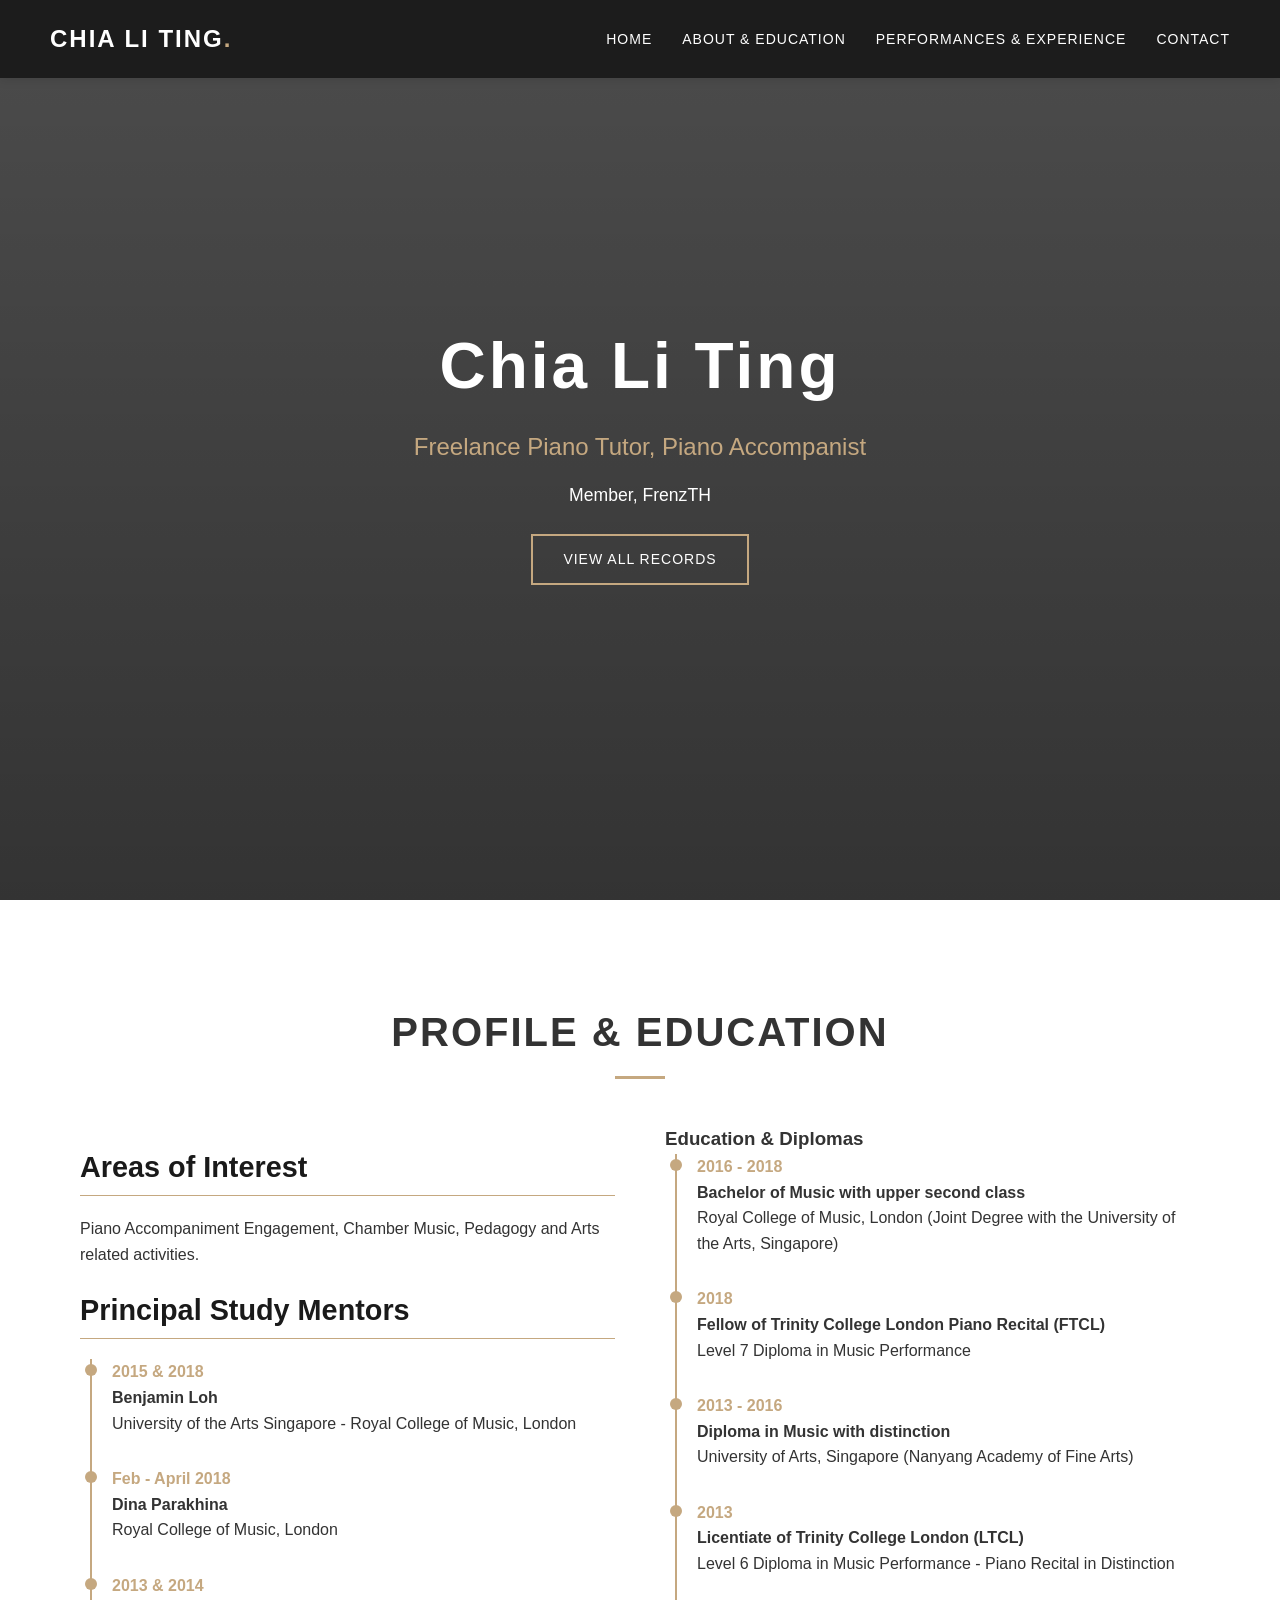
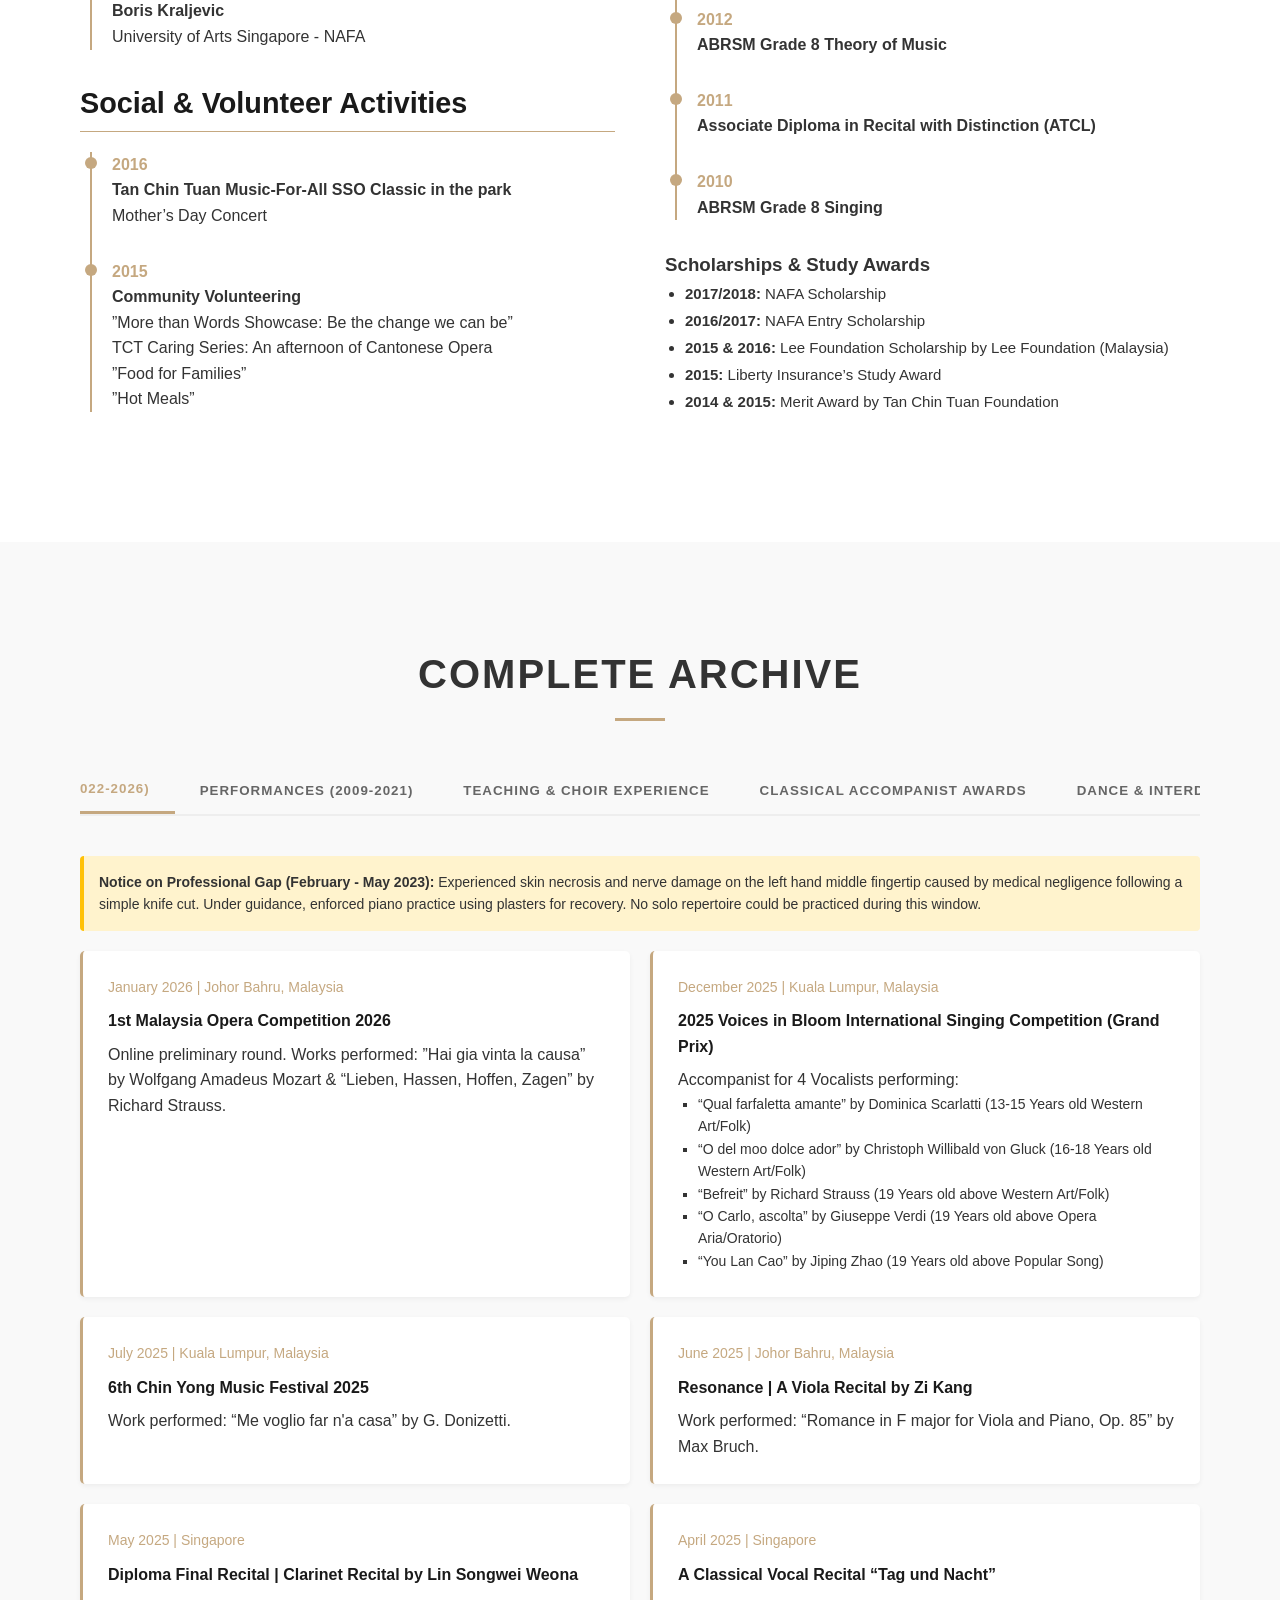
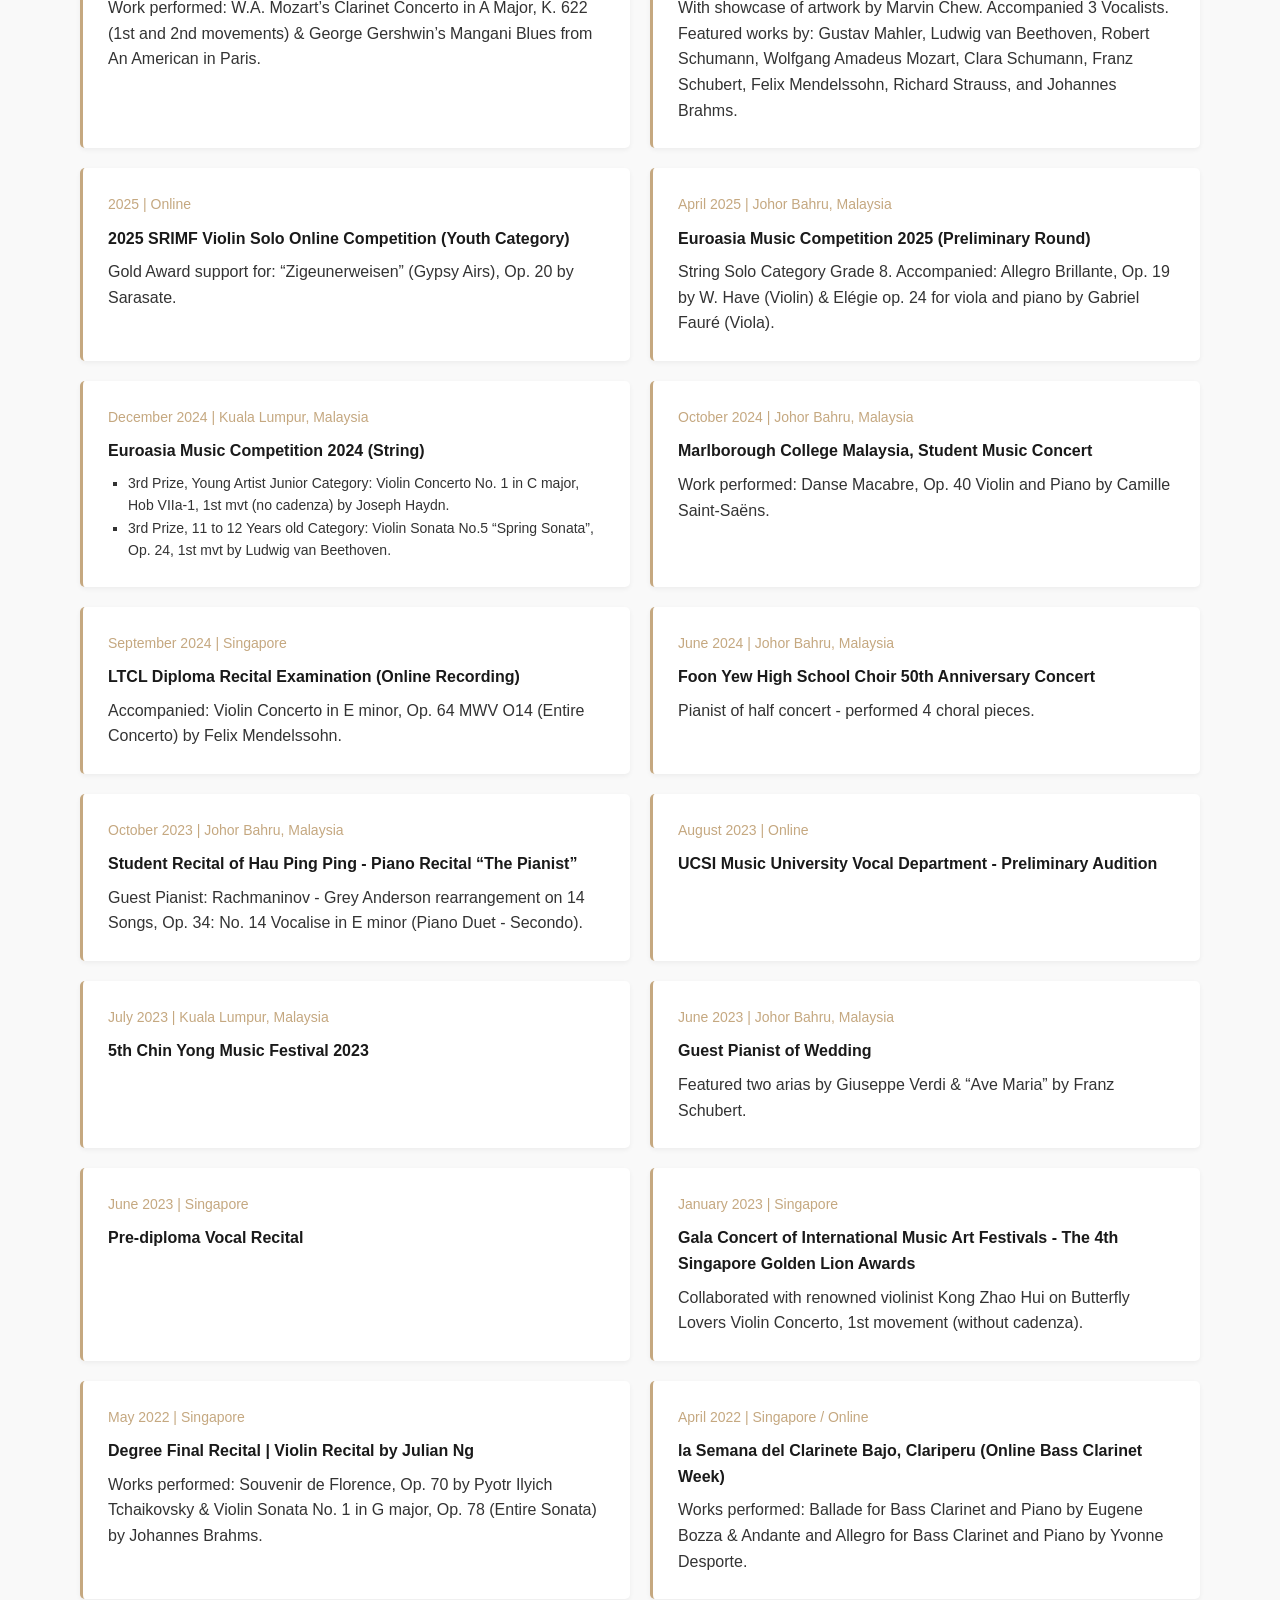
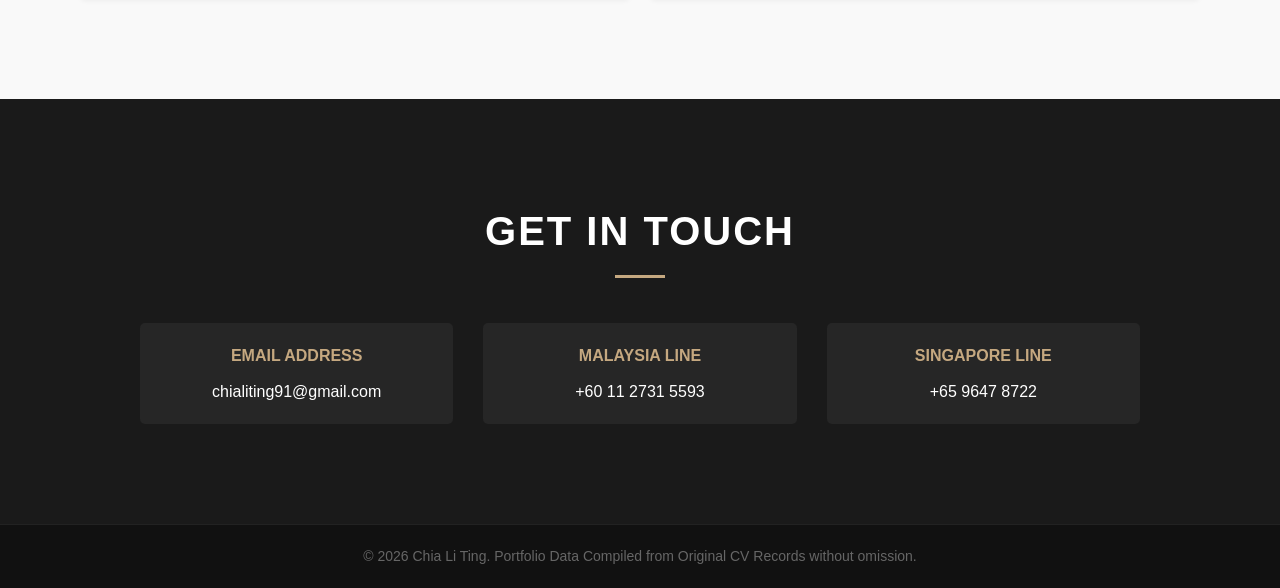
<file: index.html>
<!DOCTYPE html>
<html lang="en">
<head>
    <meta charset="UTF-8">
    <meta name="viewport" content="width=device-width, initial-scale=1.0">
    <title>Chia Li Ting | Freelance Piano Tutor & Piano Accompanist</title>
    <link rel="stylesheet" href="portfolio_lt.css">
</head>
<body>

    <nav>
        <div class="logo">CHIA LI TING<span>.</span></div>
        <ul>
            <li><a href="#hero">Home</a></li>
            <li><a href="#about">About & Education</a></li>
            <li><a href="#portfolio">Performances & Experience</a></li>
            <li><a href="#contact">Contact</a></li>
        </ul>
    </nav>

    <section id="hero" class="hero">
        <div class="hero-content">
            <h1>Chia Li Ting</h1>
            <p>Freelance Piano Tutor, Piano Accompanist</p>
            <p style="font-size: 1.1rem; color: #fff; margin-top: -15px; margin-bottom: 25px;">Member, FrenzTH</p>
            <a href="#portfolio" class="btn">View All Records</a>
        </div>
    </section>

    <section id="about">
        <h2 class="section-title">Profile & Education</h2>
        <div class="about-container">
            <div class="about-text">
                <h3>Areas of Interest</h3>
                <p>Piano Accompaniment Engagement, Chamber Music, Pedagogy and Arts related activities.</p>
                
                <h3>Principal Study Mentors</h3>
                <div class="timeline" style="margin-top: 15px;">
                    <div class="timeline-item">
                        <span class="time">2015 & 2018</span>
                        <h4>Benjamin Loh</h4>
                        <p>University of the Arts Singapore - Royal College of Music, London</p>
                    </div>
                    <div class="timeline-item">
                        <span class="time">Feb - April 2018</span>
                        <h4>Dina Parakhina</h4>
                        <p>Royal College of Music, London</p>
                    </div>
                    <div class="timeline-item">
                        <span class="time">2013 & 2014</span>
                        <h4>Boris Kraljevic</h4>
                        <p>University of Arts Singapore - NAFA</p>
                    </div>
                </div>

                <h3>Social & Volunteer Activities</h3>
                <div class="timeline" style="margin-top: 15px;">
                    <div class="timeline-item">
                        <span class="time">2016</span>
                        <h4>Tan Chin Tuan Music-For-All SSO Classic in the park</h4>
                        <p>Mother’s Day Concert</p>
                    </div>
                    <div class="timeline-item">
                        <span class="time">2015</span>
                        <h4>Community Volunteering</h4>
                        <p>”More than Words Showcase: Be the change we can be”</p>
                        <p>TCT Caring Series: An afternoon of Cantonese Opera</p>
                        <p>”Food for Families”</p>
                        <p>”Hot Meals”</p>
                    </div>
                </div>
            </div>
            
            <div>
                <h3>Education & Diplomas</h3>
                <div class="timeline">
                    <div class="timeline-item">
                        <span class="time">2016 - 2018</span>
                        <h4>Bachelor of Music with upper second class</h4>
                        <p>Royal College of Music, London (Joint Degree with the University of the Arts, Singapore)</p>
                    </div>
                    <div class="timeline-item">
                        <span class="time">2018</span>
                        <h4>Fellow of Trinity College London Piano Recital (FTCL)</h4>
                        <p>Level 7 Diploma in Music Performance</p>
                    </div>
                    <div class="timeline-item">
                        <span class="time">2013 - 2016</span>
                        <h4>Diploma in Music with distinction</h4>
                        <p>University of Arts, Singapore (Nanyang Academy of Fine Arts)</p>
                    </div>
                    <div class="timeline-item">
                        <span class="time">2013</span>
                        <h4>Licentiate of Trinity College London (LTCL)</h4>
                        <p>Level 6 Diploma in Music Performance - Piano Recital in Distinction</p>
                    </div>
                    <div class="timeline-item">
                        <span class="time">2012</span>
                        <h4>ABRSM Grade 8 Theory of Music</h4>
                    </div>
                    <div class="timeline-item">
                        <span class="time">2011</span>
                        <h4>Associate Diploma in Recital with Distinction (ATCL)</h4>
                    </div>
                    <div class="timeline-item">
                        <span class="time">2010</span>
                        <h4>ABRSM Grade 8 Singing</h4>
                    </div>
                </div>

                <h3>Scholarships & Study Awards</h3>
                <ul style="margin-left: 20px; font-size: 15px; line-height: 1.8;">
                    <li><strong>2017/2018:</strong> NAFA Scholarship</li>
                    <li><strong>2016/2017:</strong> NAFA Entry Scholarship</li>
                    <li><strong>2015 & 2016:</strong> Lee Foundation Scholarship by Lee Foundation (Malaysia)</li>
                    <li><strong>2015:</strong> Liberty Insurance’s Study Award</li>
                    <li><strong>2014 & 2015:</strong> Merit Award by Tan Chin Tuan Foundation</li>
                </ul>
            </div>
        </div>
    </section>

    <section id="portfolio" style="background-color: var(--light-bg);">
        <h2 class="section-title">Complete Archive</h2>
        
        <div class="tabs-container">
            <div class="tabs-wrapper">
                <div class="tabs" id="tabBar">
                    <button class="tab-btn active" onclick="openTab(event, 'collabs-26-22')">Performances (2022-2026)</button>
                    <button class="tab-btn" onclick="openTab(event, 'collabs-21-09')">Performances (2009-2021)</button>
                    <button class="tab-btn" onclick="openTab(event, 'teaching-choir')">Teaching & Choir Experience</button>
                    <button class="tab-btn" onclick="openTab(event, 'classical-singing-awards')">Classical Accompanist Awards</button>
                    <button class="tab-btn" onclick="openTab(event, 'dance-pop')">Dance & Interdisciplinary Arts</button>
                </div>
            </div>

            <div id="collabs-26-22" class="tab-content active">
                <div class="alert-card">
                    <strong>Notice on Professional Gap (February - May 2023):</strong> Experienced skin necrosis and nerve damage on the left hand middle fingertip caused by medical negligence following a simple knife cut. Under guidance, enforced piano practice using plasters for recovery. No solo repertoire could be practiced during this window.
                </div>
                <div class="grid-list">
                    <div class="card">
                        <div class="card-meta">January 2026 | Johor Bahru, Malaysia</div>
                        <h4>1st Malaysia Opera Competition 2026</h4>
                        <p>Online preliminary round. Works performed: ”Hai gia vinta la causa” by Wolfgang Amadeus Mozart & “Lieben, Hassen, Hoffen, Zagen” by Richard Strauss.</p>
                    </div>
                    <div class="card">
                        <div class="card-meta">December 2025 | Kuala Lumpur, Malaysia</div>
                        <h4>2025 Voices in Bloom International Singing Competition (Grand Prix)</h4>
                        <p>Accompanist for 4 Vocalists performing:</p>
                        <ul>
                            <li>“Qual farfaletta amante” by Dominica Scarlatti (13-15 Years old Western Art/Folk)</li>
                            <li>“O del moo dolce ador” by Christoph Willibald von Gluck (16-18 Years old Western Art/Folk)</li>
                            <li>“Befreit” by Richard Strauss (19 Years old above Western Art/Folk)</li>
                            <li>“O Carlo, ascolta” by Giuseppe Verdi (19 Years old above Opera Aria/Oratorio)</li>
                            <li>“You Lan Cao” by Jiping Zhao (19 Years old above Popular Song)</li>
                        </ul>
                    </div>
                    <div class="card">
                        <div class="card-meta">July 2025 | Kuala Lumpur, Malaysia</div>
                        <h4>6th Chin Yong Music Festival 2025</h4>
                        <p>Work performed: “Me voglio far n'a casa” by G. Donizetti.</p>
                    </div>
                    <div class="card">
                        <div class="card-meta">June 2025 | Johor Bahru, Malaysia</div>
                        <h4>Resonance | A Viola Recital by Zi Kang</h4>
                        <p>Work performed: “Romance in F major for Viola and Piano, Op. 85” by Max Bruch.</p>
                    </div>
                    <div class="card">
                        <div class="card-meta">May 2025 | Singapore</div>
                        <h4>Diploma Final Recital | Clarinet Recital by Lin Songwei Weona</h4>
                        <p>Work performed: W.A. Mozart’s Clarinet Concerto in A Major, K. 622 (1st and 2nd movements) & George Gershwin’s Mangani Blues from An American in Paris.</p>
                    </div>
                    <div class="card">
                        <div class="card-meta">April 2025 | Singapore</div>
                        <h4>A Classical Vocal Recital “Tag und Nacht”</h4>
                        <p>With showcase of artwork by Marvin Chew. Accompanied 3 Vocalists. Featured works by: Gustav Mahler, Ludwig van Beethoven, Robert Schumann, Wolfgang Amadeus Mozart, Clara Schumann, Franz Schubert, Felix Mendelssohn, Richard Strauss, and Johannes Brahms.</p>
                    </div>
                    <div class="card">
                        <div class="card-meta">2025 | Online</div>
                        <h4>2025 SRIMF Violin Solo Online Competition (Youth Category)</h4>
                        <p>Gold Award support for: “Zigeunerweisen” (Gypsy Airs), Op. 20 by Sarasate.</p>
                    </div>
                    <div class="card">
                        <div class="card-meta">April 2025 | Johor Bahru, Malaysia</div>
                        <h4>Euroasia Music Competition 2025 (Preliminary Round)</h4>
                        <p>String Solo Category Grade 8. Accompanied: Allegro Brillante, Op. 19 by W. Have (Violin) & Elégie op. 24 for viola and piano by Gabriel Fauré (Viola).</p>
                    </div>
                    <div class="card">
                        <div class="card-meta">December 2024 | Kuala Lumpur, Malaysia</div>
                        <h4>Euroasia Music Competition 2024 (String)</h4>
                        <ul>
                            <li>3rd Prize, Young Artist Junior Category: Violin Concerto No. 1 in C major, Hob VIIa-1, 1st mvt (no cadenza) by Joseph Haydn.</li>
                            <li>3rd Prize, 11 to 12 Years old Category: Violin Sonata No.5 “Spring Sonata”, Op. 24, 1st mvt by Ludwig van Beethoven.</li>
                        </ul>
                    </div>
                    <div class="card">
                        <div class="card-meta">October 2024 | Johor Bahru, Malaysia</div>
                        <h4>Marlborough College Malaysia, Student Music Concert</h4>
                        <p>Work performed: Danse Macabre, Op. 40 Violin and Piano by Camille Saint-Saëns.</p>
                    </div>
                    <div class="card">
                        <div class="card-meta">September 2024 | Singapore</div>
                        <h4>LTCL Diploma Recital Examination (Online Recording)</h4>
                        <p>Accompanied: Violin Concerto in E minor, Op. 64 MWV O14 (Entire Concerto) by Felix Mendelssohn.</p>
                    </div>
                    <div class="card">
                        <div class="card-meta">June 2024 | Johor Bahru, Malaysia</div>
                        <h4>Foon Yew High School Choir 50th Anniversary Concert</h4>
                        <p>Pianist of half concert - performed 4 choral pieces.</p>
                    </div>
                    <div class="card">
                        <div class="card-meta">October 2023 | Johor Bahru, Malaysia</div>
                        <h4>Student Recital of Hau Ping Ping - Piano Recital “The Pianist”</h4>
                        <p>Guest Pianist: Rachmaninov - Grey Anderson rearrangement on 14 Songs, Op. 34: No. 14 Vocalise in E minor (Piano Duet - Secondo).</p>
                    </div>
                    <div class="card">
                        <div class="card-meta">August 2023 | Online</div>
                        <h4>UCSI Music University Vocal Department - Preliminary Audition</h4>
                    </div>
                    <div class="card">
                        <div class="card-meta">July 2023 | Kuala Lumpur, Malaysia</div>
                        <h4>5th Chin Yong Music Festival 2023</h4>
                    </div>
                    <div class="card">
                        <div class="card-meta">June 2023 | Johor Bahru, Malaysia</div>
                        <h4>Guest Pianist of Wedding</h4>
                        <p>Featured two arias by Giuseppe Verdi & “Ave Maria” by Franz Schubert.</p>
                    </div>
                    <div class="card">
                        <div class="card-meta">June 2023 | Singapore</div>
                        <h4>Pre-diploma Vocal Recital</h4>
                    </div>
                    <div class="card">
                        <div class="card-meta">January 2023 | Singapore</div>
                        <h4>Gala Concert of International Music Art Festivals - The 4th Singapore Golden Lion Awards</h4>
                        <p>Collaborated with renowned violinist Kong Zhao Hui on Butterfly Lovers Violin Concerto, 1st movement (without cadenza).</p>
                    </div>
                    <div class="card">
                        <div class="card-meta">May 2022 | Singapore</div>
                        <h4>Degree Final Recital | Violin Recital by Julian Ng</h4>
                        <p>Works performed: Souvenir de Florence, Op. 70 by Pyotr Ilyich Tchaikovsky & Violin Sonata No. 1 in G major, Op. 78 (Entire Sonata) by Johannes Brahms.</p>
                    </div>
                    <div class="card">
                        <div class="card-meta">April 2022 | Singapore / Online</div>
                        <h4>la Semana del Clarinete Bajo, Clariperu (Online Bass Clarinet Week)</h4>
                        <p>Works performed: Ballade for Bass Clarinet and Piano by Eugene Bozza & Andante and Allegro for Bass Clarinet and Piano by Yvonne Desporte.</p>
                    </div>
                </div>
            </div>

            <div id="collabs-21-09" class="tab-content">
                <div class="grid-list">
                    <div class="card">
                        <div class="card-meta">2021 | Singapore</div>
                        <h4>A level Music Examination</h4>
                        <p>Works performed: Clarinet Concerto No. 1, Op. 36 by Franz Krommer & Clarinet Sonata, Op. 38 by Felix Draeseke.</p>
                    </div>
                    <div class="card">
                        <div class="card-meta">May 2020 | Singapore</div>
                        <h4>Degree Final Recital | Violin Recital by Nattawat Luantampol</h4>
                        <p>Works performed: Violin Concerto in D major, Op. 35 (Entire Concerto) by Piotr Ilyich Tchaikovsky & Violin Sonata No. 7 in C minor, Op. 30 No. 2 (Entire Sonata) by Ludwig van Beethoven.</p>
                    </div>
                    <div class="card">
                        <div class="card-meta">January 2020 | Singapore</div>
                        <h4>NAFA Chamber Platform</h4>
                        <p>Work performed: Suite from L’Histoire du soldat (A Soldier’s Tale) by Igor Stravinsky.</p>
                    </div>
                    <div class="card">
                        <div class="card-meta">August 2019 | Singapore</div>
                        <h4>New Music Concert | New Horizons</h4>
                        <ul>
                            <li>Harpsichordist: Septet for cembalo, flute, 2 clarinets, violin, viola and cello by Schnittke.</li>
                            <li>Soloist: Ego for solo piano and ensemble by Goi Ywei Chern.</li>
                        </ul>
                    </div>
                    <div class="card">
                        <div class="card-meta">May 2019 | Singapore</div>
                        <h4>Vocal Recital | “The Ascending Larks”</h4>
                        <p>Collaborated with 6 vocalists featuring Italian, French and Czech Arias, Italian Art Songs, Chinese Art Songs, Korean Art Song and English Art Song.</p>
                    </div>
                    <div class="card">
                        <div class="card-meta">May 2019 | Singapore</div>
                        <h4>Violin Examination</h4>
                        <p>Works performed: Rhapsody No. 1 for Violin and Piano by Béla Bartók & Violin Concerto in D minor, Op. 47 (Entire Concerto) by Jean Sibelius.</p>
                    </div>
                    <div class="card">
                        <div class="card-meta">January 2019 | Singapore</div>
                        <h4>NAFA-Kris Foundation Fund Concerto Competition (Final)</h4>
                        <p>Piano Concerto in G major, M. 83 by Maurice Ravel.</p>
                    </div>
                    <div class="card">
                        <div class="card-meta">December 2018 | Singapore</div>
                        <h4>Chamber Recital Series - Contrasts</h4>
                        <p>Works performed:</p>
                        <ul>
                            <li>Trio for Clarinet, Violin and Piano in G minor by Aram Khachaturian</li>
                            <li>Contrasts (Sz. 111, BB 116) by Béla Bartók</li>
                            <li>Suite for Violin, Clarinet and Piano, Op. 156b by Darius Milhaud</li>
                            <li>Hands Held by David John Roche</li>
                            <li>Trio for Clarinet, Violin, and Piano & Shopping Centre in December by Goi Ywei Chern</li>
                        </ul>
                    </div>
                    <div class="card">
                        <div class="card-meta">November 2018 | Singapore</div>
                        <h4>Voce Di Mare Annual Concert</h4>
                        <p>Featured 3 choir songs, including “Yellow River Cantata”, accompanied by 2 pianos, by Sin Sing Hai (Secondo).</p>
                    </div>
                    <div class="card">
                        <div class="card-meta">September 2018 | Singapore</div>
                        <h4>NAFA String Music Platform</h4>
                        <p>Work performed: Carmen Fantasy, Op. 25 by Pablo de Sarasate.</p>
                    </div>
                    <div class="card">
                        <div class="card-meta">January 2018 | Singapore</div>
                        <h4>NAFA Music Platform (String)</h4>
                        <p>Work performed: Piano Trio No.2 in E minor, Op. 67, 4th movement: Allegretto by Dmitri Shostakovich.</p>
                    </div>
                    <div class="card">
                        <div class="card-meta">September 2017 | Singapore</div>
                        <h4>NAFA New Composition Music Platform</h4>
                        <p>Work performed: I Felt A Funeral, In My Brain by Goi Ywei Chern (Voice & Prepared Piano).</p>
                    </div>
                    <div class="card">
                        <div class="card-meta">June 2017 | Singapore</div>
                        <h4>Sensory Overture Vol I (Presented by AEIOU)</h4>
                        <p>Culinary and Musical Gala Vocal Recital with 5 vocalists. Featured Italian, French and German Art Songs, and Arias by W.A. Mozart, Giacomo Puccini, Luigi Denza, and Georges Bizet.</p>
                    </div>
                    <div class="card">
                        <div class="card-meta">May 2017 | Singapore</div>
                        <h4>Tan Hooi Song Concert</h4>
                        <p>Accompanied: “Se il mio nome” (Il Barbiere di Siviglia), “Maria” (West Side Story), and “Quanto e Bella, quanto e Cara” (L’elisir d’amore).</p>
                    </div>
                    <div class="card">
                        <div class="card-meta">January 2017 | Singapore</div>
                        <h4>NAFA-Kris Foundation Fund Concerto Competition</h4>
                        <p><strong>Grand Prize:</strong> Rhapsody No.1 by Béla Bartók.</p>
                    </div>
                    <div class="card">
                        <div class="card-meta">2014 | Johor Bahru, Malaysia</div>
                        <h4>Johor Bahru Chamber Choir 15th Anniversary Concert</h4>
                        <p>Guest pianist for the entire concert framework.</p>
                    </div>
                    <div class="card">
                        <div class="card-meta">2013 - 2016 | NAFA Internal Activities</div>
                        <h4>Nanyang Academy of Fine Arts Internal Showcase Portfolio</h4>
                        <ul>
                            <li>2013 & 2014: The Joy of Playing Together (Piano Duet)</li>
                            <li>Concert Series: Les Biches (Chorus Member)</li>
                            <li>“Gala: Viva Verdi!” (Chorus Member)</li>
                            <li>2014 & 2015: Music Platform - Diploma & Degree High Scorers - Arabesque in C major, Op. 18 by Robert Schumann</li>
                            <li>The Joy of Playing Together (Piano Eight Hands)</li>
                            <li>Concert Series: Magnificat in D major, BWV 243 by J.S. Bach (Harpsichordist)</li>
                            <li>New music concert series: Amazon</li>
                            <li>2015 & 2016: The Joy of Playing Together - Transcendental Etudes, S. 139: No. 9 “Ricordanza” by Franz Liszt</li>
                            <li>Gloria in excelsis Deo, BWV 191 by J.S. Bach (Chorus Member and rehearsal pianist)</li>
                            <li>“Carmen” by Georges Bizet (Rehearsal pianist)</li>
                            <li>2016: NAFA High Scorer’s Concert - The Green Hill by Bert Appermont (Euphonium)</li>
                            <li>NAFA String Music Platform - Intermezzo and Scherzo from FAE Sonata for Violin and Piano by R. Schumann and J. Brahms</li>
                        </ul>
                    </div>
                    <div class="card">
                        <div class="card-meta">Historical Solo & Vocal Recitals (2011 - 2013)</div>
                        <h4>Recital Foundations</h4>
                        <ul>
                            <li>2013: Chia Li Ting’s Piano Recital</li>
                            <li>2012: Vocal Recital | Xavier Kee’s (Baritone) Solo Recital</li>
                            <li>2011: Vocal Recital | Raymond Lee (Tenor) Solo Recital</li>
                        </ul>
                    </div>
                </div>
            </div>

            <div id="teaching-choir" class="tab-content">
                <div class="grid-list">
                    <div class="card">
                        <div class="card-meta">2021 - Present | Singapore & Malaysia</div>
                        <h4>Private Piano Tutor</h4>
                        <p>Instruction conducted inside students' personal residences. Specializations include specialized piano pedagogy, violin student examination accompaniment, and specific coaching for the ABRSM Aural Section module metrics.</p>
                    </div>
                    <div class="card">
                        <div class="card-meta">2018 - 2021 | Singapore</div>
                        <h4>Yamaha Music School Singapore</h4>
                        <p>Institutional Piano Instructor.</p>
                    </div>
                    <div class="card">
                        <div class="card-meta">2013 - 2014 | Singapore</div>
                        <h4>Amoroso Music School</h4>
                        <p>Music Teacher.</p>
                    </div>
                    <div class="card">
                        <div class="card-meta">2011 - 2013 | Johor Bahru, Malaysia</div>
                        <h4>Twelve Notes Music School</h4>
                        <p>Music Teacher.</p>
                    </div>
                    <div class="card">
                        <div class="card-meta">2010 - 2012 | Johor Bahru, Malaysia</div>
                        <h4>Clavier and Opus</h4>
                        <p>Music Instructor.</p>
                    </div>
                    <div class="card">
                        <div class="card-meta">2010 - 2012 | Johor Bahru, Malaysia</div>
                        <h4>Southern Music School</h4>
                        <p>Music Instructor.</p>
                    </div>
                    <div class="card">
                        <div class="card-meta">2014 - 2020 | Singapore & Malaysia Choral History</div>
                        <h4>Choir Rehearsal Pianist Positions</h4>
                        <ul>
                            <li>2017 - 2020: Art Star Choir, Singapore</li>
                            <li>2014 - 2020: Voce di Mare, Singapore</li>
                            <li>2014 - 2017: Choir of Singapore Hainan Hwee Kuan</li>
                            <li>2010 - 2011: Choir of Hakka Association, Johor Bahru, Malaysia</li>
                            <li>2010 - 2011: Greenhill Male Choir, Johor Bahru, Malaysia</li>
                            <li>2009 - 2011: Crescendo Voices (Choir Member)</li>
                        </ul>
                    </div>
                </div>
            </div>

            <div id="classical-singing-awards" class="tab-content">
                <div class="grid-list">
                    <div class="card">
                        <div class="card-meta">2016 | Competition Finalist</div>
                        <h4>UCSI University International Piano Festival & Competition</h4>
                        <p>Finalist in the prestigious Young Artist Category.</p>
                    </div>
                    <div class="card">
                        <div class="card-meta">2009 - 2018 | Multi-Stage National Tracking</div>
                        <h4>Malaysia National Art Songs Singing Competition (Accompanist Framework)</h4>
                        <p>Accompanied singers through full competition configurations across consecutive years:</p>
                        <ul>
                            <li>Preliminary Round - South, North, Central of West Malaysia and East Malaysia Regional Auditions</li>
                            <li>Semi Final Round - Core content matching 1 Western Art Song and 1 Chinese Art Song</li>
                            <li>Final Round - Core content matching 1 Opera Aria and 1 Malaysia Art Song</li>
                            <li>Championship - 1 Free choice implementation</li>
                        </ul>
                    </div>
                    <div class="card">
                        <div class="card-meta">2013 | Regional Distinction</div>
                        <h4>39th Malaysia National Classical Singing Competition (South Region)</h4>
                        <p><strong>Best Accompanist Award</strong> - Organized by Persatuan Nyanyian Korus Viva Muar Johor.</p>
                    </div>
                    <div class="card">
                        <div class="card-meta">2011 | National Distinction</div>
                        <h4>37th Malaysia National Classical Singing Competition</h4>
                        <p><strong>Best Accompanist Award</strong> - Organized by Pertubuhan Nyanyian Rainbow Miri.</p>
                    </div>
                    <div class="card">
                        <div class="card-meta">2009 | National Distinction</div>
                        <h4>35th Malaysia National Classical Singing Competition</h4>
                        <p><strong>Best Accompanist Award</strong> - Organized by Persakutuan Soka Gakkai Malaysia and Pertubuhan Peminat Muzik Johor Bahru.</p>
                    </div>
                    <div class="card">
                        <div class="card-meta">2006 - 2009 | Regional Scholastic Tracking</div>
                        <h4>“MASE” Cup Chinese Independent Schools Chinese Art Songs Singing Competition</h4>
                        <p><strong>Best Accompanist Award</strong> - Spanning the States of Johor, Malacca, and Negeri Sembilan, Malaysia.</p>
                    </div>
                    <div class="card">
                        <div class="card-meta">2006, 2008 & 2009 | Solo and Chorus Accomplishments</div>
                        <h4>National Singing Group Merits</h4>
                        <ul>
                            <li>1st, 3rd, and 4th “Sim Kuang Ming” Cup National Solo Singing Competition (For Secondary School Students)</li>
                            <li>2009: Gold Diploma – Level 1 (Chorus singing in Youth Category) arranged by The Malaysian Choral Eisteddfod</li>
                            <li>2010: Bronze Prize - Pop acapella championship by The Acapella Society Singapore</li>
                        </ul>
                    </div>
                </div>
            </div>

            <div id="dance-pop" class="tab-content">
                <div class="grid-list">
                    <div class="card">
                        <div class="card-meta">2025 Competition Placing</div>
                        <h4>9th Crystal Dance Championship 2025</h4>
                        <ul>
                            <li>Champion | Solo Medalist 35 Years & above - Cha cha & Rumba</li>
                            <li>5th Placing | Solo Rank Medallist 14 years & above - Rumba</li>
                            <li>6th Placing | Solo Rank Medallist 14 years & above - Cha Cha</li>
                        </ul>
                    </div>
                    <div class="card">
                        <div class="card-meta">2024 Competition Placing</div>
                        <h4>8th Crystal Dance Championship 2024</h4>
                        <ul>
                            <li>Champion | Solo Rank Medallist 16 years & above - Cha Cha</li>
                            <li>5th Placing | Solo Rank Medallist 16 years & above - Rumba</li>
                            <li>4th Placing | Solo Medallist 17 years & above - Cha Cha & Rumba</li>
                            <li>Amateur Award - Latin Dancing Bronze Honours</li>
                        </ul>
                    </div>
                    <div class="card">
                        <div class="card-meta">2023 Competition Placing</div>
                        <h4>The DansConnection Open 2023</h4>
                        <ul>
                            <li>Merit Award | Solo Grading Medallist Adult - Cha Cha & Rumba</li>
                            <li>Merit Award | Solo Grading Open Adult - Rumba</li>
                        </ul>
                    </div>
                    <div class="card">
                        <div class="card-meta">2023 Competition Placing</div>
                        <h4>Johor Hibiscus Open Dancesport Championship 2023</h4>
                        <ul>
                            <li>Merit Award | Solo Open Grading Adult - Cha Cha</li>
                            <li>Merit Award | Solo Medallist Grading Adult - Rumba</li>
                            <li>Bronze | Solo Open Grading Adult - Rumba</li>
                        </ul>
                    </div>
                    <div class="card">
                        <div class="card-meta">2022 Competition Placing</div>
                        <h4>6th Crystal Dance Championship 2022</h4>
                        <ul>
                            <li>6th Placing | Solo Medallist 31 years & above - Cha Cha</li>
                            <li>6th Placing | Solo Open 31 years & above - Cha Cha</li>
                        </ul>
                    </div>
                    <div class="card">
                        <div class="card-meta">2024 - Present | Digital Production & Audio Media</div>
                        <h4>Media and Alternate Collaborations</h4>
                        <ul>
                            <li>Pianist for YouTube Channel of Vocalist “Huang Ronghai”</li>
                            <li>April 2025: Interviewed on Spotify Podcast: “The career and Entrepreneurship as a music teacher and piano accompanist”</li>
                            <li>2024 to present: Chinese New Year Song Production with Pop Singer Group <strong>FrenzTH</strong></li>
                        </ul>
                    </div>
                </div>
            </div>
        </div>
    </section>

    <section id="contact" class="contact">
        <h2 class="section-title">Get In Touch</h2>
        <div class="contact-info">
            <div class="contact-item">
                <h4>Email Address</h4>
                <p><a href="mailto:chialiting91@gmail.com" style="color: white; text-decoration: none;">chialiting91@gmail.com</a></p>
            </div>
            <div class="contact-item">
                <h4>Malaysia Line</h4>
                <p>+60 11 2731 5593</p>
            </div>
            <div class="contact-item">
                <h4>Singapore Line</h4>
                <p>+65 9647 8722</p>
            </div>
        </div>
    </section>

    <footer>
        <p>&copy; 2026 Chia Li Ting. Portfolio Data Compiled from Original CV Records without omission.</p>
    </footer>

    <script>
        function openTab(evt, tabName) {
            var i, tabcontent, tablinks;
            tabcontent = document.getElementsByClassName("tab-content");
            for (i = 0; i < tabcontent.length; i++) {
                tabcontent[i].style.display = "none";
                tabcontent[i].classList.remove("active");
            }
            tablinks = document.getElementsByClassName("tab-btn");
            for (i = 0; i < tablinks.length; i++) {
                tablinks[i].classList.remove("active");
            }
            document.getElementById(tabName).style.display = "block";
            document.getElementById(tabName).classList.add("active");
            evt.currentTarget.classList.add("active");

            // Automatically center the selected tab item in the drag view on mobile screens
            var tabBar = document.getElementById("tabBar");
            var button = evt.currentTarget;
            var offsetLeft = button.offsetLeft - (tabBar.clientWidth / 2) + (button.clientWidth / 2);
            tabBar.scrollTo({
                left: offsetLeft,
                behavior: 'smooth'
            });
        }
    </script>
</body>
</html>
</file>
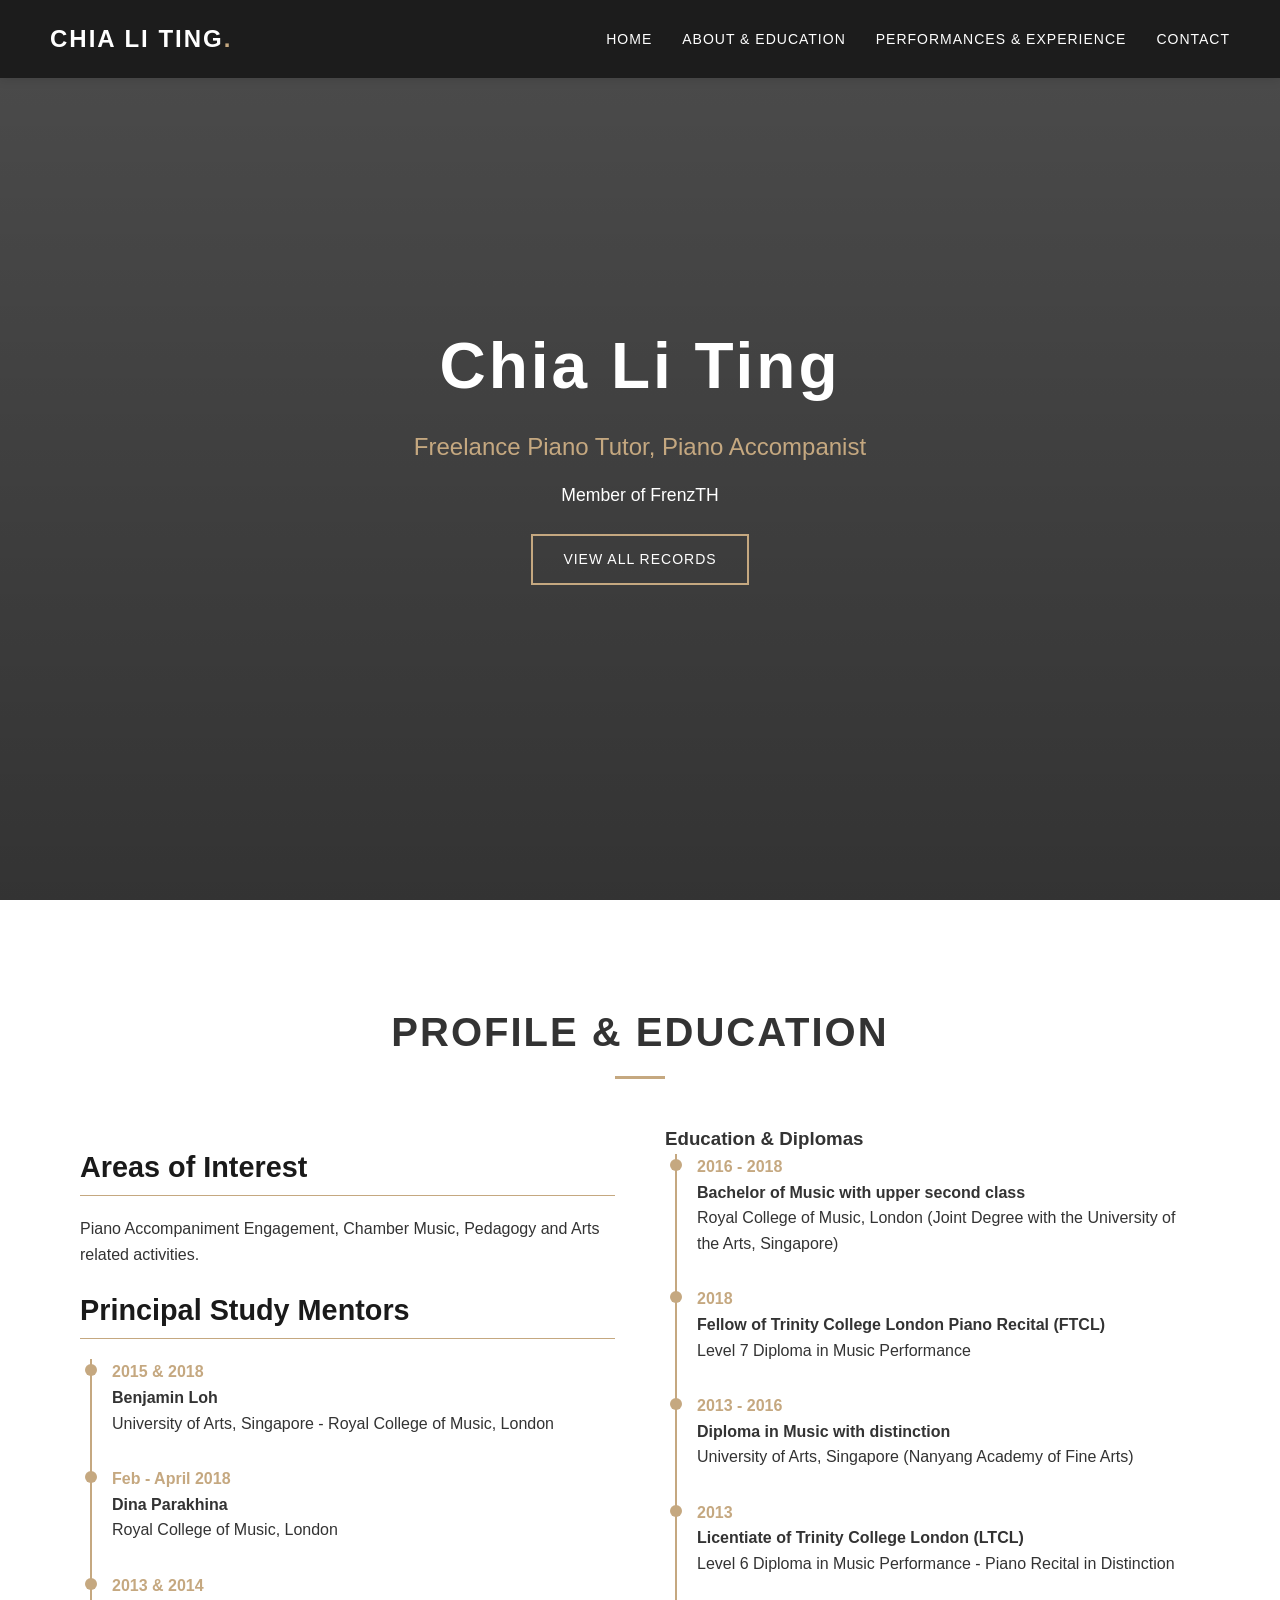
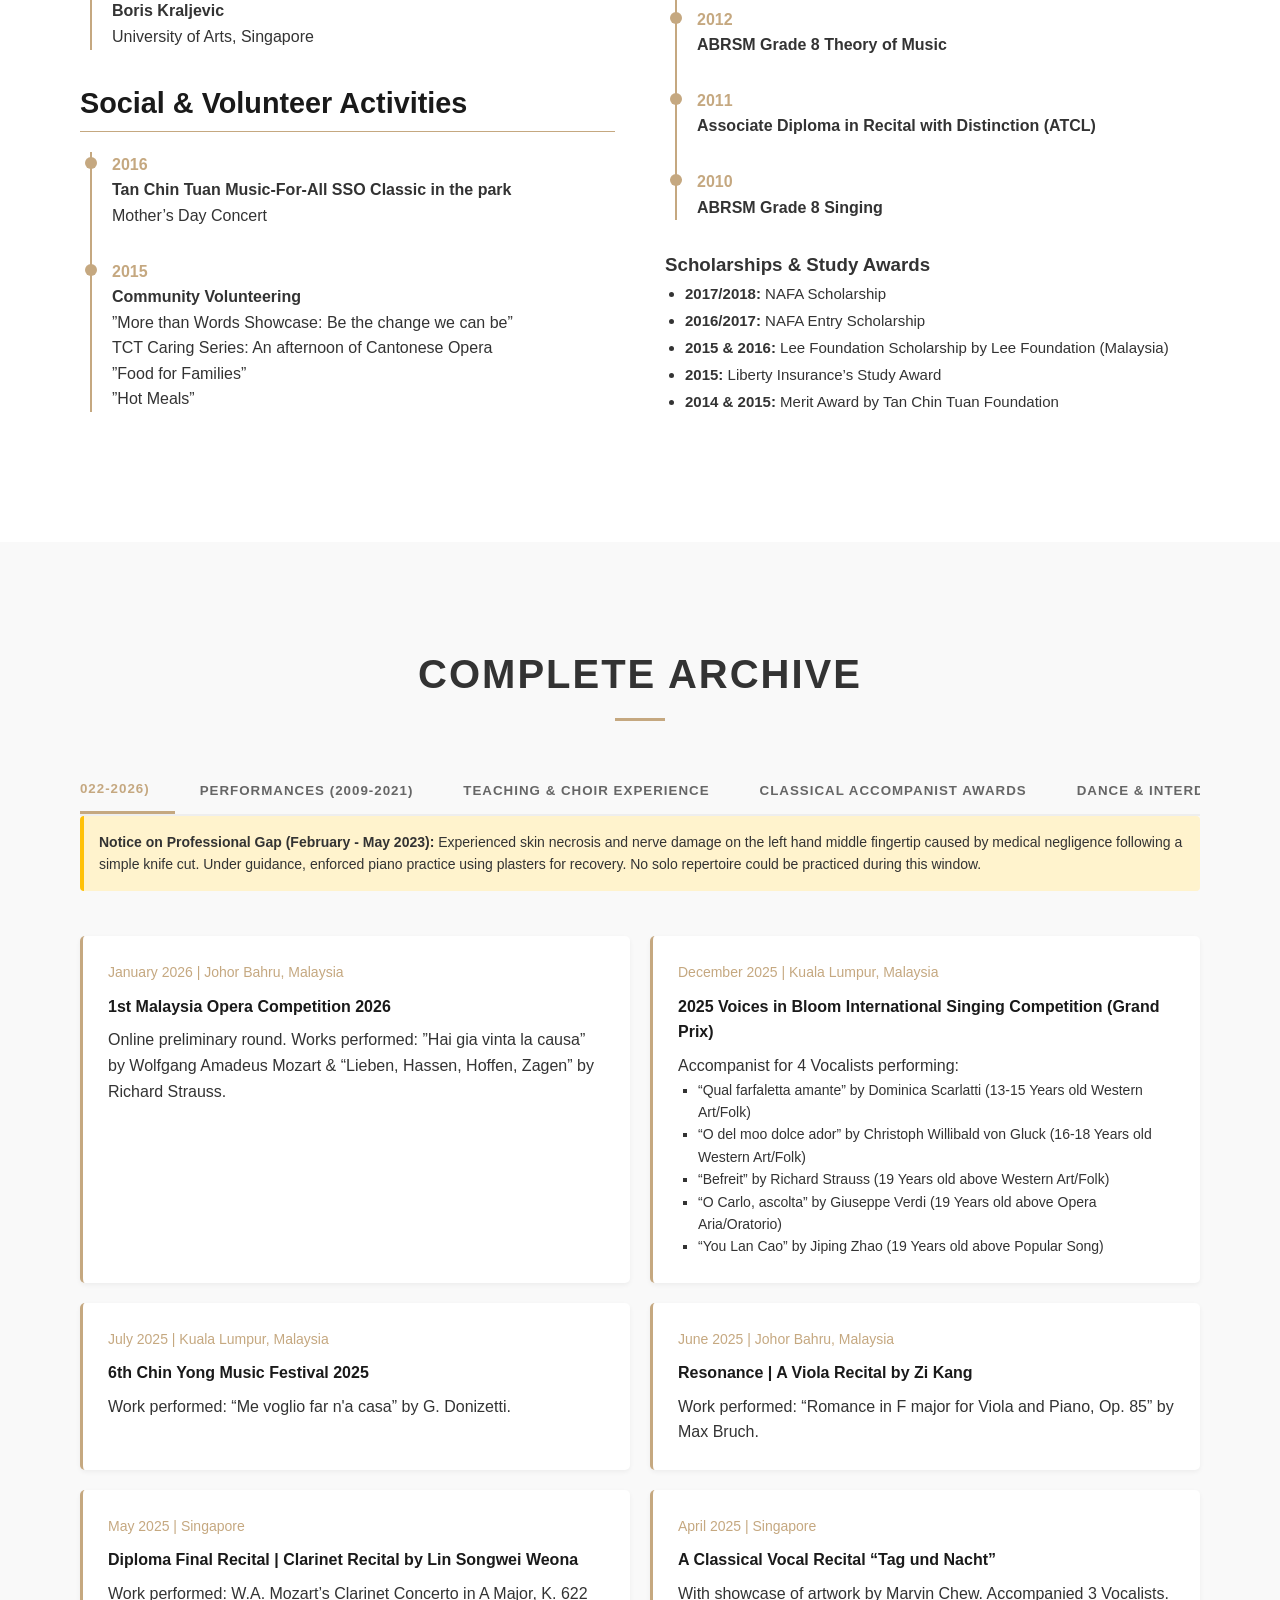
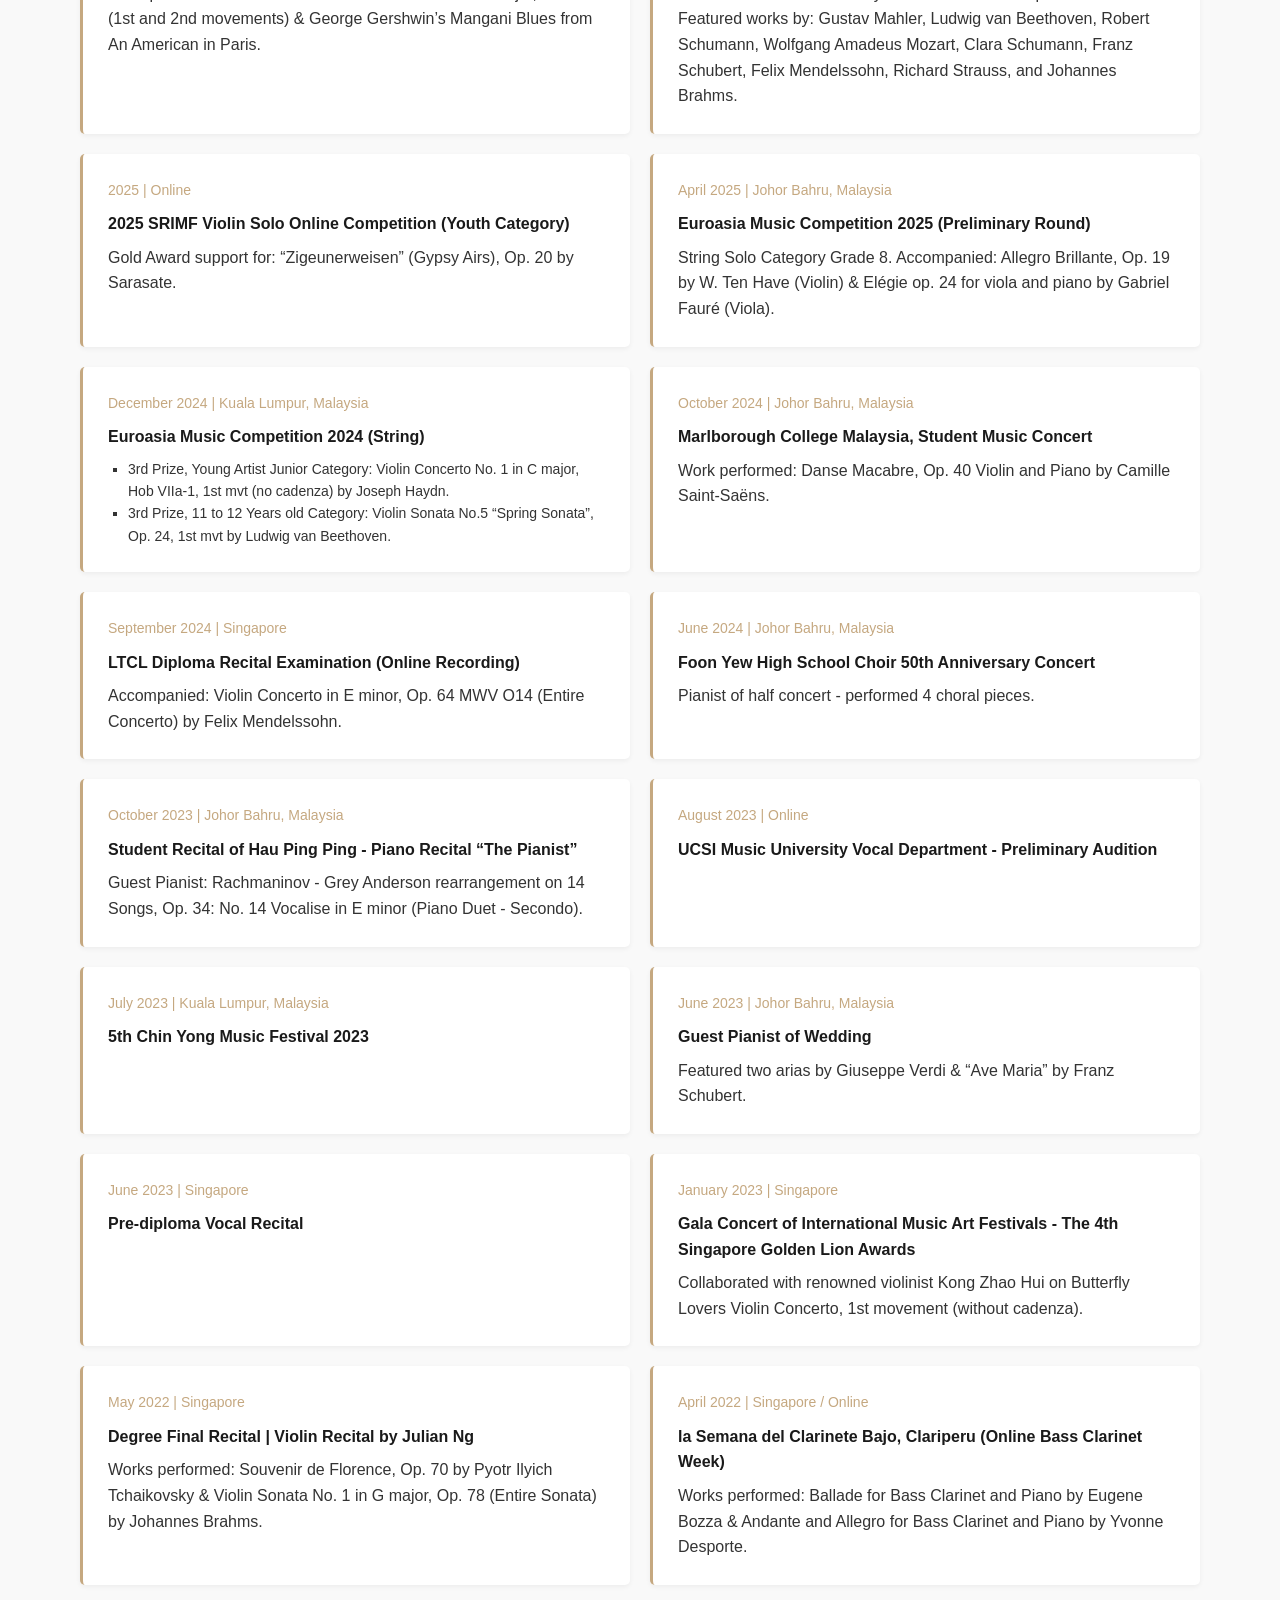
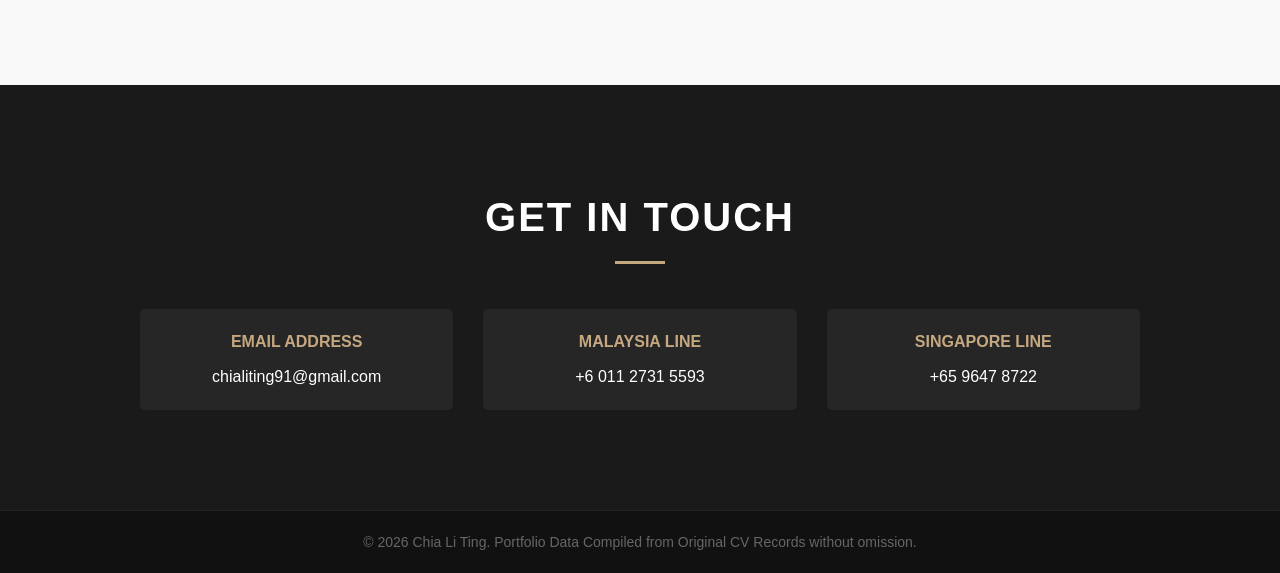
<file: portfolio_lt.html>
<!DOCTYPE html>
<html lang="en">
<head>
    <meta charset="UTF-8">
    <meta name="viewport" content="width=device-width, initial-scale=1.0">
    <title>Chia Li Ting | Freelance Piano Tutor & Piano Accompanist</title>
    <link rel="stylesheet" href="portfolio_lt.css">
</head>
<body>

    <nav>
        <div class="logo">CHIA LI TING<span>.</span></div>
        <ul>
            <li><a href="#hero">Home</a></li>
            <li><a href="#about">About & Education</a></li>
            <li><a href="#portfolio">Performances & Experience</a></li>
            <li><a href="#contact">Contact</a></li>
        </ul>
    </nav>

    <section id="hero" class="hero">
        <div class="hero-content">
            <h1>Chia Li Ting</h1>
            <p>Freelance Piano Tutor, Piano Accompanist</p>
            <p style="font-size: 1.1rem; color: #fff; margin-top: -15px; margin-bottom: 25px;">Member of FrenzTH</p>
            <a href="#portfolio" class="btn">View All Records</a>
        </div>
    </section>

    <section id="about">
        <h2 class="section-title">Profile & Education</h2>
        <div class="about-container">
            <div class="about-text">
                <h3>Areas of Interest</h3>
                <p>Piano Accompaniment Engagement, Chamber Music, Pedagogy and Arts related activities.</p>
                
                <h3>Principal Study Mentors</h3>
                <div class="timeline" style="margin-top: 15px;">
                    <div class="timeline-item">
                        <span class="time">2015 & 2018</span>
                        <h4>Benjamin Loh</h4>
                        <p>University of Arts, Singapore - Royal College of Music, London</p>
                    </div>
                    <div class="timeline-item">
                        <span class="time">Feb - April 2018</span>
                        <h4>Dina Parakhina</h4>
                        <p>Royal College of Music, London</p>
                    </div>
                    <div class="timeline-item">
                        <span class="time">2013 & 2014</span>
                        <h4>Boris Kraljevic</h4>
                        <p>University of Arts, Singapore</p>
                    </div>
                </div>

                <h3>Social & Volunteer Activities</h3>
                <div class="timeline" style="margin-top: 15px;">
                    <div class="timeline-item">
                        <span class="time">2016</span>
                        <h4>Tan Chin Tuan Music-For-All SSO Classic in the park</h4>
                        <p>Mother’s Day Concert</p>
                    </div>
                    <div class="timeline-item">
                        <span class="time">2015</span>
                        <h4>Community Volunteering</h4>
                        <p>”More than Words Showcase: Be the change we can be”</p>
                        <p>TCT Caring Series: An afternoon of Cantonese Opera</p>
                        <p>”Food for Families”</p>
                        <p>”Hot Meals”</p>
                    </div>
                </div>
            </div>
            
            <div>
                <h3>Education & Diplomas</h3>
                <div class="timeline">
                    <div class="timeline-item">
                        <span class="time">2016 - 2018</span>
                        <h4>Bachelor of Music with upper second class</h4>
                        <p>Royal College of Music, London (Joint Degree with the University of the Arts, Singapore)</p>
                    </div>
                    <div class="timeline-item">
                        <span class="time">2018</span>
                        <h4>Fellow of Trinity College London Piano Recital (FTCL)</h4>
                        <p>Level 7 Diploma in Music Performance</p>
                    </div>
                    <div class="timeline-item">
                        <span class="time">2013 - 2016</span>
                        <h4>Diploma in Music with distinction</h4>
                        <p>University of Arts, Singapore (Nanyang Academy of Fine Arts)</p>
                    </div>
                    <div class="timeline-item">
                        <span class="time">2013</span>
                        <h4>Licentiate of Trinity College London (LTCL)</h4>
                        <p>Level 6 Diploma in Music Performance - Piano Recital in Distinction</p>
                    </div>
                    <div class="timeline-item">
                        <span class="time">2012</span>
                        <h4>ABRSM Grade 8 Theory of Music</h4>
                    </div>
                    <div class="timeline-item">
                        <span class="time">2011</span>
                        <h4>Associate Diploma in Recital with Distinction (ATCL)</h4>
                    </div>
                    <div class="timeline-item">
                        <span class="time">2010</span>
                        <h4>ABRSM Grade 8 Singing</h4>
                    </div>
                </div>

                <h3>Scholarships & Study Awards</h3>
                <ul style="margin-left: 20px; font-size: 15px; line-height: 1.8;">
                    <li><strong>2017/2018:</strong> NAFA Scholarship</li>
                    <li><strong>2016/2017:</strong> NAFA Entry Scholarship</li>
                    <li><strong>2015 & 2016:</strong> Lee Foundation Scholarship by Lee Foundation (Malaysia)</li>
                    <li><strong>2015:</strong> Liberty Insurance’s Study Award</li>
                    <li><strong>2014 & 2015:</strong> Merit Award by Tan Chin Tuan Foundation</li>
                </ul>
            </div>
        </div>
    </section>

    <section id="portfolio" style="background-color: var(--light-bg);">
        <h2 class="section-title">Complete Archive</h2>
        
        <div class="tabs-container">
            <div class="tabs">
                <button class="tab-btn active" onclick="openTab(event, 'collabs-26-22')">Performances (2022-2026)</button>
                <button class="tab-btn" onclick="openTab(event, 'collabs-21-09')">Performances (2009-2021)</button>
                <button class="tab-btn" onclick="openTab(event, 'teaching-choir')">Teaching & Choir Experience</button>
                <button class="tab-btn" onclick="openTab(event, 'classical-singing-awards')">Classical Accompanist Awards</button>
                <button class="tab-btn" onclick="openTab(event, 'dance-pop')">Dance & Interdisciplinary Arts</button>
            </div>

            <div id="collabs-26-22" class="tab-content active">
                <div class="alert-card">
                    <strong>Notice on Professional Gap (February - May 2023):</strong> Experienced skin necrosis and nerve damage on the left hand middle fingertip caused by medical negligence following a simple knife cut. Under guidance, enforced piano practice using plasters for recovery. No solo repertoire could be practiced during this window.
                </div>
                <br>
                <div class="grid-list">
                    <div class="card">
                        <div class="card-meta">January 2026 | Johor Bahru, Malaysia</div>
                        <h4>1st Malaysia Opera Competition 2026</h4>
                        <p>Online preliminary round. Works performed: ”Hai gia vinta la causa” by Wolfgang Amadeus Mozart & “Lieben, Hassen, Hoffen, Zagen” by Richard Strauss.</p>
                    </div>
                    <div class="card">
                        <div class="card-meta">December 2025 | Kuala Lumpur, Malaysia</div>
                        <h4>2025 Voices in Bloom International Singing Competition (Grand Prix)</h4>
                        <p>Accompanist for 4 Vocalists performing:</p>
                        <ul>
                            <li>“Qual farfaletta amante” by Dominica Scarlatti (13-15 Years old Western Art/Folk)</li>
                            <li>“O del moo dolce ador” by Christoph Willibald von Gluck (16-18 Years old Western Art/Folk)</li>
                            <li>“Befreit” by Richard Strauss (19 Years old above Western Art/Folk)</li>
                            <li>“O Carlo, ascolta” by Giuseppe Verdi (19 Years old above Opera Aria/Oratorio)</li>
                            <li>“You Lan Cao” by Jiping Zhao (19 Years old above Popular Song)</li>
                        </ul>
                    </div>
                    <div class="card">
                        <div class="card-meta">July 2025 | Kuala Lumpur, Malaysia</div>
                        <h4>6th Chin Yong Music Festival 2025</h4>
                        <p>Work performed: “Me voglio far n'a casa” by G. Donizetti.</p>
                    </div>
                    <div class="card">
                        <div class="card-meta">June 2025 | Johor Bahru, Malaysia</div>
                        <h4>Resonance | A Viola Recital by Zi Kang</h4>
                        <p>Work performed: “Romance in F major for Viola and Piano, Op. 85” by Max Bruch.</p>
                    </div>
                    <div class="card">
                        <div class="card-meta">May 2025 | Singapore</div>
                        <h4>Diploma Final Recital | Clarinet Recital by Lin Songwei Weona</h4>
                        <p>Work performed: W.A. Mozart’s Clarinet Concerto in A Major, K. 622 (1st and 2nd movements) & George Gershwin’s Mangani Blues from An American in Paris.</p>
                    </div>
                    <div class="card">
                        <div class="card-meta">April 2025 | Singapore</div>
                        <h4>A Classical Vocal Recital “Tag und Nacht”</h4>
                        <p>With showcase of artwork by Marvin Chew. Accompanied 3 Vocalists. Featured works by: Gustav Mahler, Ludwig van Beethoven, Robert Schumann, Wolfgang Amadeus Mozart, Clara Schumann, Franz Schubert, Felix Mendelssohn, Richard Strauss, and Johannes Brahms.</p>
                    </div>
                    <div class="card">
                        <div class="card-meta">2025 | Online</div>
                        <h4>2025 SRIMF Violin Solo Online Competition (Youth Category)</h4>
                        <p>Gold Award support for: “Zigeunerweisen” (Gypsy Airs), Op. 20 by Sarasate.</p>
                    </div>
                    <div class="card">
                        <div class="card-meta">April 2025 | Johor Bahru, Malaysia</div>
                        <h4>Euroasia Music Competition 2025 (Preliminary Round)</h4>
                        <p>String Solo Category Grade 8. Accompanied: Allegro Brillante, Op. 19 by W. Ten Have (Violin) & Elégie op. 24 for viola and piano by Gabriel Fauré (Viola).</p>
                    </div>
                    <div class="card">
                        <div class="card-meta">December 2024 | Kuala Lumpur, Malaysia</div>
                        <h4>Euroasia Music Competition 2024 (String)</h4>
                        <ul>
                            <li>3rd Prize, Young Artist Junior Category: Violin Concerto No. 1 in C major, Hob VIIa-1, 1st mvt (no cadenza) by Joseph Haydn.</li>
                            <li>3rd Prize, 11 to 12 Years old Category: Violin Sonata No.5 “Spring Sonata”, Op. 24, 1st mvt by Ludwig van Beethoven.</li>
                        </ul>
                    </div>
                    <div class="card">
                        <div class="card-meta">October 2024 | Johor Bahru, Malaysia</div>
                        <h4>Marlborough College Malaysia, Student Music Concert</h4>
                        <p>Work performed: Danse Macabre, Op. 40 Violin and Piano by Camille Saint-Saëns.</p>
                    </div>
                    <div class="card">
                        <div class="card-meta">September 2024 | Singapore</div>
                        <h4>LTCL Diploma Recital Examination (Online Recording)</h4>
                        <p>Accompanied: Violin Concerto in E minor, Op. 64 MWV O14 (Entire Concerto) by Felix Mendelssohn.</p>
                    </div>
                    <div class="card">
                        <div class="card-meta">June 2024 | Johor Bahru, Malaysia</div>
                        <h4>Foon Yew High School Choir 50th Anniversary Concert</h4>
                        <p>Pianist of half concert - performed 4 choral pieces.</p>
                    </div>
                    <div class="card">
                        <div class="card-meta">October 2023 | Johor Bahru, Malaysia</div>
                        <h4>Student Recital of Hau Ping Ping - Piano Recital “The Pianist”</h4>
                        <p>Guest Pianist: Rachmaninov - Grey Anderson rearrangement on 14 Songs, Op. 34: No. 14 Vocalise in E minor (Piano Duet - Secondo).</p>
                    </div>
                    <div class="card">
                        <div class="card-meta">August 2023 | Online</div>
                        <h4>UCSI Music University Vocal Department - Preliminary Audition</h4>
                    </div>
                    <div class="card">
                        <div class="card-meta">July 2023 | Kuala Lumpur, Malaysia</div>
                        <h4>5th Chin Yong Music Festival 2023</h4>
                    </div>
                    <div class="card">
                        <div class="card-meta">June 2023 | Johor Bahru, Malaysia</div>
                        <h4>Guest Pianist of Wedding</h4>
                        <p>Featured two arias by Giuseppe Verdi & “Ave Maria” by Franz Schubert.</p>
                    </div>
                    <div class="card">
                        <div class="card-meta">June 2023 | Singapore</div>
                        <h4>Pre-diploma Vocal Recital</h4>
                    </div>
                    <div class="card">
                        <div class="card-meta">January 2023 | Singapore</div>
                        <h4>Gala Concert of International Music Art Festivals - The 4th Singapore Golden Lion Awards</h4>
                        <p>Collaborated with renowned violinist Kong Zhao Hui on Butterfly Lovers Violin Concerto, 1st movement (without cadenza).</p>
                    </div>
                    <div class="card">
                        <div class="card-meta">May 2022 | Singapore</div>
                        <h4>Degree Final Recital | Violin Recital by Julian Ng</h4>
                        <p>Works performed: Souvenir de Florence, Op. 70 by Pyotr Ilyich Tchaikovsky & Violin Sonata No. 1 in G major, Op. 78 (Entire Sonata) by Johannes Brahms.</p>
                    </div>
                    <div class="card">
                        <div class="card-meta">April 2022 | Singapore / Online</div>
                        <h4>la Semana del Clarinete Bajo, Clariperu (Online Bass Clarinet Week)</h4>
                        <p>Works performed: Ballade for Bass Clarinet and Piano by Eugene Bozza & Andante and Allegro for Bass Clarinet and Piano by Yvonne Desporte.</p>
                    </div>
                </div>
            </div>

            <div id="collabs-21-09" class="tab-content">
                <div class="grid-list">
                    <div class="card">
                        <div class="card-meta">2021 | Singapore</div>
                        <h4>A level Music Examination</h4>
                        <p>Works performed: Clarinet Concerto No. 1, Op. 36 by Franz Krommer & Clarinet Sonata, Op. 38 by Felix Draeseke.</p>
                    </div>
                    <div class="card">
                        <div class="card-meta">May 2020 | Singapore</div>
                        <h4>Degree Final Recital | Violin Recital by Nattawat Luantampol</h4>
                        <p>Works performed: Violin Concerto in D major, Op. 35 (Entire Concerto) by Piotr Ilyich Tchaikovsky & Violin Sonata No. 7 in C minor, Op. 30 No. 2 (Entire Sonata) by Ludwig van Beethoven.</p>
                    </div>
                    <div class="card">
                        <div class="card-meta">January 2020 | Singapore</div>
                        <h4>NAFA Chamber Platform</h4>
                        <p>Work performed: Suite from L’Histoire du soldat (A Soldier’s Tale) by Igor Stravinsky.</p>
                    </div>
                    <div class="card">
                        <div class="card-meta">August 2019 | Singapore</div>
                        <h4>New Music Concert | New Horizons</h4>
                        <ul>
                            <li>Harpsichordist: Septet for cembalo, flute, 2 clarinets, violin, viola and cello by Schnittke.</li>
                            <li>Soloist: Ego for solo piano and ensemble by Goi Ywei Chern.</li>
                        </ul>
                    </div>
                    <div class="card">
                        <div class="card-meta">May 2019 | Singapore</div>
                        <h4>Vocal Recital | “The Ascending Larks”</h4>
                        <p>Collaborated with 6 vocalists featuring Italian, French and Czech Arias, Italian Art Songs, Chinese Art Songs, Korean Art Song and English Art Song.</p>
                    </div>
                    <div class="card">
                        <div class="card-meta">May 2019 | Singapore</div>
                        <h4>Violin Examination</h4>
                        <p>Works performed: Rhapsody No. 1 for Violin and Piano by Béla Bartók & Violin Concerto in D minor, Op. 47 (Entire Concerto) by Jean Sibelius.</p>
                    </div>
                    <div class="card">
                        <div class="card-meta">January 2019 | Singapore</div>
                        <h4>NAFA-Kris Foundation Fund Concerto Competition (Final)</h4>
                        <p>Piano Concerto in G major, M. 83 by Maurice Ravel.</p>
                    </div>
                    <div class="card">
                        <div class="card-meta">December 2018 | Singapore</div>
                        <h4>Chamber Recital Series - Contrasts</h4>
                        <p>Works performed:</p>
                        <ul>
                            <li>Trio for Clarinet, Violin and Piano in G minor by Aram Khachaturian</li>
                            <li>Contrasts (Sz. 111, BB 116) by Béla Bartók</li>
                            <li>Suite for Violin, Clarinet and Piano, Op. 156b by Darius Milhaud</li>
                            <li>Hands Held by David John Roche</li>
                            <li>Trio for Clarinet, Violin, and Piano & Shopping Centre in December by Goi Ywei Chern</li>
                        </ul>
                    </div>
                    <div class="card">
                        <div class="card-meta">November 2018 | Singapore</div>
                        <h4>Voce Di Mare Annual Concert</h4>
                        <p>Featured 3 choir songs, including “Yellow River Cantata”, accompanied by 2 pianos, by Sin Sing Hai (Secondo).</p>
                    </div>
                    <div class="card">
                        <div class="card-meta">September 2018 | Singapore</div>
                        <h4>NAFA String Music Platform</h4>
                        <p>Work performed: Carmen Fantasy, Op. 25 by Pablo de Sarasate.</p>
                    </div>
                    <div class="card">
                        <div class="card-meta">January 2018 | Singapore</div>
                        <h4>NAFA Music Platform (String)</h4>
                        <p>Work performed: Piano Trio No.2 in E minor, Op. 67, 4th movement: Allegretto by Dmitri Shostakovich.</p>
                    </div>
                    <div class="card">
                        <div class="card-meta">September 2017 | Singapore</div>
                        <h4>NAFA New Composition Music Platform</h4>
                        <p>Work performed: I Felt A Funeral, In My Brain by Goi Ywei Chern (Voice & Prepared Piano).</p>
                    </div>
                    <div class="card">
                        <div class="card-meta">June 2017 | Singapore</div>
                        <h4>Sensory Overture Vol I (Presented by AEIOU)</h4>
                        <p>Culinary and Musical Gala Vocal Recital with 5 vocalists. Featured Italian, French and German Art Songs, and Arias by W.A. Mozart, Giacomo Puccini, Luigi Denza, and Georges Bizet.</p>
                    </div>
                    <div class="card">
                        <div class="card-meta">May 2017 | Singapore</div>
                        <h4>Tan Hooi Song Concert</h4>
                        <p>Accompanied: “Se il mio nome” (Il Barbiere di Siviglia), “Maria” (West Side Story), and “Quanto e Bella, quanto e Cara” (L’elisir d’amore).</p>
                    </div>
                    <div class="card">
                        <div class="card-meta">January 2017 | Singapore</div>
                        <h4>NAFA-Kris Foundation Fund Concerto Competition</h4>
                        <p><strong>Grand Prize:</strong> Rhapsody No.1 by Béla Bartók.</p>
                    </div>
                    <div class="card">
                        <div class="card-meta">2014 | Johor Bahru, Malaysia</div>
                        <h4>Johor Bahru Chamber Choir 15th Anniversary Concert</h4>
                        <p>Guest pianist for the entire concert framework.</p>
                    </div>
                    <div class="card">
                        <div class="card-meta">2013 - 2016 | NAFA Internal Activities</div>
                        <h4>Nanyang Academy of Fine Arts Internal Showcase Portfolio</h4>
                        <ul>
                            <li>2013 & 2014: The Joy of Playing Together (Piano Duet)</li>
                            <li>Concert Series: Les Biches (Chorus Member)</li>
                            <li>“Gala: Viva Verdi!” (Chorus Member)</li>
                            <li>2014 & 2015: Music Platform - Diploma & Degree High Scorers - Arabesque in C major, Op. 18 by Robert Schumann</li>
                            <li>The Joy of Playing Together (Piano Eight Hands)</li>
                            <li>Concert Series: Magnificat in D major, BWV 243 by J.S. Bach (Harpsichordist)</li>
                            <li>New music concert series: Amazon</li>
                            <li>2015 & 2016: The Joy of Playing Together - Transcendental Etudes, S. 139: No. 9 “Ricordanza” by Franz Liszt</li>
                            <li>Gloria in excelsis Deo, BWV 191 by J.S. Bach (Chorus Member and rehearsal pianist)</li>
                            <li>“Carmen” by Georges Bizet (Rehearsal pianist)</li>
                            <li>2016: NAFA High Scorer’s Concert - The Green Hill by Bert Appermont (Euphonium)</li>
                            <li>NAFA String Music Platform - Intermezzo and Scherzo from FAE Sonata for Violin and Piano by R. Schumann and J. Brahms</li>
                        </ul>
                    </div>
                    <div class="card">
                        <div class="card-meta">Historical Solo & Vocal Recitals (2011 - 2013)</div>
                        <h4>Recital Foundations</h4>
                        <ul>
                            <li>2013: Chia Li Ting’s Piano Recital</li>
                            <li>2012: Vocal Recital | Xavier Kee’s (Baritone) Solo Recital</li>
                            <li>2011: Vocal Recital | Raymond Lee (Tenor) Solo Recital</li>
                        </ul>
                    </div>
                </div>
            </div>

            <div id="teaching-choir" class="tab-content">
                <div class="grid-list">
                    <div class="card">
                        <div class="card-meta">2021 - Present | Singapore & Malaysia</div>
                        <h4>Private Piano Tutor</h4>
                        <p>Instruction conducted inside students' personal residences. Specializations include specialized piano pedagogy, violin student examination accompaniment, and specific coaching for the ABRSM Aural Section module metrics.</p>
                    </div>
                    <div class="card">
                        <div class="card-meta">2018 - 2021 | Singapore</div>
                        <h4>Yamaha Music School Singapore</h4>
                        <p>Institutional Piano Instructor.</p>
                    </div>
                    <div class="card">
                        <div class="card-meta">2013 - 2014 | Singapore</div>
                        <h4>Amoroso Music School</h4>
                        <p>Music Teacher.</p>
                    </div>
                    <div class="card">
                        <div class="card-meta">2011 - 2013 | Johor Bahru, Malaysia</div>
                        <h4>Twelve Notes Music School</h4>
                        <p>Music Teacher.</p>
                    </div>
                    <div class="card">
                        <div class="card-meta">2010 - 2012 | Johor Bahru, Malaysia</div>
                        <h4>Clavier and Opus</h4>
                        <p>Music Instructor.</p>
                    </div>
                    <div class="card">
                        <div class="card-meta">2010 - 2012 | Johor Bahru, Malaysia</div>
                        <h4>Southern Music School</h4>
                        <p>Music Instructor.</p>
                    </div>
                    <div class="card">
                        <div class="card-meta">2014 - 2020 | Singapore & Malaysia Choral History</div>
                        <h4>Choir Rehearsal Pianist Positions</h4>
                        <ul>
                            <li>2017 - 2020: Art Star Choir, Singapore</li>
                            <li>2014 - 2020: Voce di Mare, Singapore</li>
                            <li>2014 - 2017: Choir of Singapore Hainan Hwee Kuan</li>
                            <li>2010 - 2011: Choir of Hakka Association, Johor Bahru, Malaysia</li>
                            <li>2010 - 2011: Greenhill Male Choir, Johor Bahru, Malaysia</li>
                            <li>2009 - 2011: Crescendo Voices (Choir Member)</li>
                        </ul>
                    </div>
                </div>
            </div>

            <div id="classical-singing-awards" class="tab-content">
                <div class="grid-list">
                    <div class="card">
                        <div class="card-meta">2016 | Competition Finalist</div>
                        <h4>UCSI University International Piano Festival & Competition</h4>
                        <p>Finalist in the prestigious Young Artist Category.</p>
                    </div>
                    <div class="card">
                        <div class="card-meta">2009 - 2018 | Multi-Stage National Tracking</div>
                        <h4>Malaysia National Art Songs Singing Competition (Accompanist Framework)</h4>
                        <p>Accompanied singers through full competition configurations across consecutive years:</p>
                        <ul>
                            <li>Preliminary Round - South, North, Central of West Malaysia and East Malaysia Regional Auditions</li>
                            <li>Semi Final Round - Core content matching 1 Western Art Song and 1 Chinese Art Song</li>
                            <li>Final Round - Core content matching 1 Opera Aria and 1 Malaysia Art Song</li>
                            <li>Championship - 1 Free choice implementation</li>
                        </ul>
                    </div>
                    <div class="card">
                        <div class="card-meta">2013 | Regional Distinction</div>
                        <h4>39th Malaysia National Classical Singing Competition (South Region)</h4>
                        <p><strong>Best Accompanist Award</strong> - Organized by Persatuan Nyanyian Korus Viva Muar Johor.</p>
                    </div>
                    <div class="card">
                        <div class="card-meta">2011 | National Distinction</div>
                        <h4>37th Malaysia National Classical Singing Competition</h4>
                        <p><strong>Best Accompanist Award</strong> - Organized by Pertubuhan Nyanyian Rainbow Miri.</p>
                    </div>
                    <div class="card">
                        <div class="card-meta">2009 | National Distinction</div>
                        <h4>35th Malaysia National Classical Singing Competition</h4>
                        <p><strong>Best Accompanist Award</strong> - Organized by Persakutuan Soka Gakkai Malaysia and Pertubuhan Peminat Muzik Johor Bahru.</p>
                    </div>
                    <div class="card">
                        <div class="card-meta">2006 - 2009 | Regional Scholastic Tracking</div>
                        <h4>“MASE” Cup Chinese Independent Schools Chinese Art Songs Singing Competition</h4>
                        <p><strong>Best Accompanist Award</strong> - Spanning the States of Johor, Malacca, and Negeri Sembilan, Malaysia.</p>
                    </div>
                    <div class="card">
                        <div class="card-meta">2006, 2008 & 2009 | Solo and Chorus Accomplishments</div>
                        <h4>National Singing Group Merits</h4>
                        <ul>
                            <li>1st, 3rd, and 4th “Sim Kuang Ming” Cup National Solo Singing Competition (For Secondary School Students)</li>
                            <li>2009: Gold Diploma – Level 1 (Chorus singing in Youth Category) arranged by The Malaysian Choral Eisteddfod</li>
                            <li>2010: Bronze Prize - Pop acapella championship by The Acapella Society Singapore</li>
                        </ul>
                    </div>
                </div>
            </div>

            <div id="dance-pop" class="tab-content">
                <div class="grid-list">
                    <div class="card">
                        <div class="card-meta">2025 Competition Placing</div>
                        <h4>9th Crystal Dance Championship 2025</h4>
                        <ul>
                            <li>Champion | Solo Medalist 35 Years & above - Cha cha & Rumba</li>
                            <li>5th Placing | Solo Rank Medallist 14 years & above - Rumba</li>
                            <li>6th Placing | Solo Rank Medallist 14 years & above - Cha Cha</li>
                        </ul>
                    </div>
                    <div class="card">
                        <div class="card-meta">2024 Competition Placing</div>
                        <h4>8th Crystal Dance Championship 2024</h4>
                        <ul>
                            <li>Champion | Solo Rank Medallist 16 years & above - Cha Cha</li>
                            <li>5th Placing | Solo Rank Medallist 16 years & above - Rumba</li>
                            <li>4th Placing | Solo Medallist 17 years & above - Cha Cha & Rumba</li>
                            <li>Amateur Award - Latin Dancing Bronze Honours</li>
                        </ul>
                    </div>
                    <div class="card">
                        <div class="card-meta">2023 Competition Placing</div>
                        <h4>The DansConnection Open 2023</h4>
                        <ul>
                            <li>Merit Award | Solo Grading Medallist Adult - Cha Cha & Rumba</li>
                            <li>Merit Award | Solo Grading Open Adult - Rumba</li>
                        </ul>
                    </div>
                    <div class="card">
                        <div class="card-meta">2023 Competition Placing</div>
                        <h4>Johor Hibiscus Open Dancesport Championship 2023</h4>
                        <ul>
                            <li>Merit Award | Solo Open Grading Adult - Cha Cha</li>
                            <li>Merit Award | Solo Medallist Grading Adult - Rumba</li>
                            <li>Bronze | Solo Open Grading Adult - Rumba</li>
                        </ul>
                    </div>
                    <div class="card">
                        <div class="card-meta">2022 Competition Placing</div>
                        <h4>6th Crystal Dance Championship 2022</h4>
                        <ul>
                            <li>6th Placing | Solo Medallist 31 years & above - Cha Cha</li>
                            <li>6th Placing | Solo Open 31 years & above - Cha Cha</li>
                        </ul>
                    </div>
                    <div class="card">
                        <div class="card-meta">2024 - Present | Digital Production & Audio Media</div>
                        <h4>Media and Alternate Collaborations</h4>
                        <ul>
                            <li>Pianist for YouTube Channel of Vocalist “Huang Ronghai”</li>
                            <li>April 2025: Interviewed on Spotify Podcast: “The career and Entrepreneurship as a music teacher and piano accompanist”</li>
                            <li>2024 to present: Chinese New Year Song Production with Pop Singer Group <strong>FrenzTH</strong></li>
                        </ul>
                    </div>
                </div>
            </div>
        </div>
    </section>

    <section id="contact" class="contact">
        <h2 class="section-title">Get In Touch</h2>
        <div class="contact-info">
            <div class="contact-item">
                <h4>Email Address</h4>
                <p><a href="mailto:chialiting91@gmail.com" style="color: white; text-decoration: none;">chialiting91@gmail.com</a></p>
            </div>
            <div class="contact-item">
                <h4>Malaysia Line</h4>
                <p>+6 011 2731 5593</p>
            </div>
            <div class="contact-item">
                <h4>Singapore Line</h4>
                <p>+65 9647 8722</p>
            </div>
        </div>
    </section>

    <footer>
        <p>&copy; 2026 Chia Li Ting. Portfolio Data Compiled from Original CV Records without omission.</p>
    </footer>

    <script>
        function openTab(evt, tabName) {
            var i, tabcontent, tablinks;
            tabcontent = document.getElementsByClassName("tab-content");
            for (i = 0; i < tabcontent.length; i++) {
                tabcontent[i].style.display = "none";
                tabcontent[i].classList.remove("active");
            }
            tablinks = document.getElementsByClassName("tab-btn");
            for (i = 0; i < tablinks.length; i++) {
                tablinks[i].classList.remove("active");
            }
            document.getElementById(tabName).style.display = "block";
            document.getElementById(tabName).classList.add("active");
            evt.currentTarget.classList.add("active");
        }
    </script>
</body>
</html>
</file>
<file: portfolio_lt.css>
:root {
    --primary-color: #1a1a1a;
    --secondary-color: #c5a880; /* Elegant gold accent */
    --text-color: #333333;
    --light-bg: #f9f9f9;
    --white: #ffffff;
    --gray: #666666;
}

* {
    margin: 0;
    padding: 0;
    box-sizing: border-box;
    font-family: 'Segoe UI', Tahoma, Geneva, Verdana, sans-serif;
    scroll-behavior: smooth;
}

body {
    color: var(--text-color);
    line-height: 1.6;
    background-color: var(--white);
}

/* Navigation */
nav {
    position: fixed;
    top: 0;
    width: 100%;
    background-color: rgba(26, 26, 26, 0.95);
    padding: 20px 50px;
    display: flex;
    justify-content: space-between;
    align-items: center;
    z-index: 1000;
    box-shadow: 0 2px 10px rgba(0,0,0,0.1);
}

.logo {
    color: var(--white);
    font-size: 24px;
    font-weight: bold;
    letter-spacing: 2px;
}

.logo span {
    color: var(--secondary-color);
}

nav ul {
    display: flex;
    list-style: none;
}

nav ul li {
    margin-left: 30px;
}

nav ul li a {
    color: var(--white);
    text-decoration: none;
    font-size: 14px;
    text-transform: uppercase;
    letter-spacing: 1px;
    transition: color 0.3s;
}

nav ul li a:hover {
    color: var(--secondary-color);
}

/* Hero Section */
.hero {
    height: 100vh;
    background: linear-gradient(rgba(0, 0, 0, 0.7), rgba(0, 0, 0, 0.8)), url('https://images.unsplash.com/photo-1520523839897-bd0b52f945a0?q=80&w=1920') no-repeat center center/cover;
    display: flex;
    align-items: center;
    justify-content: center;
    text-align: center;
    color: var(--white);
    padding: 0 20px;
}

.hero-content h1 {
    font-size: 4rem;
    margin-bottom: 10px;
    letter-spacing: 3px;
}

.hero-content p {
    font-size: 1.5rem;
    color: var(--secondary-color);
    margin-bottom: 30px;
    font-weight: 300;
}

.btn {
    display: inline-block;
    padding: 12px 30px;
    background-color: transparent;
    color: var(--white);
    border: 2px solid var(--secondary-color);
    text-decoration: none;
    text-transform: uppercase;
    font-size: 14px;
    letter-spacing: 1px;
    transition: all 0.3s ease;
}

.btn:hover {
    background-color: var(--secondary-color);
    color: var(--primary-color);
}

/* Section Global Settings */
section {
    padding: 100px 80px;
}

.section-title {
    text-align: center;
    font-size: 2.5rem;
    margin-bottom: 60px;
    position: relative;
    text-transform: uppercase;
    letter-spacing: 2px;
}

.section-title::after {
    content: '';
    position: absolute;
    bottom: -15px;
    left: 50%;
    transform: translateX(-50%);
    width: 50px;
    height: 3px;
    background-color: var(--secondary-color);
}

/* Layouts */
.about-container {
    display: grid;
    grid-template-columns: 1fr 1fr;
    gap: 50px;
    max-width: 1200px;
    margin: 0 auto;
}

.about-text h3, .section-subtitle {
    font-size: 1.8rem;
    margin-bottom: 20px;
    margin-top: 20px;
    color: var(--primary-color);
    border-bottom: 1px solid var(--secondary-color);
    padding-bottom: 5px;
}

.tag {
    display: inline-block;
    background-color: var(--light-bg);
    padding: 6px 15px;
    margin: 5px;
    border-radius: 20px;
    font-size: 14px;
    border: 1px solid #ddd;
}

/* Timeline */
.timeline {
    border-left: 2px solid var(--secondary-color);
    padding-left: 20px;
    margin-left: 10px;
}

.timeline-item {
    position: relative;
    margin-bottom: 30px;
}

.timeline-item::before {
    content: '';
    position: absolute;
    left: -27px;
    top: 5px;
    width: 12px;
    height: 12px;
    border-radius: 50%;
    background-color: var(--secondary-color);
}

.time {
    font-weight: bold;
    color: var(--secondary-color);
}

/* Multi-tab View Container */
.tabs-container {
    max-width: 1200px;
    margin: 0 auto;
}

/* Wrapper to isolate the drag layout on mobile */
.tabs-wrapper {
    position: relative;
    margin-bottom: 40px;
    background-color: var(--white);
    border-radius: 5px;
    box-shadow: 0 2px 8px rgba(0,0,0,0.04);
    padding: 5px;
}

/* Scrollable Tab Bar configuration */
.tabs {
    display: flex;
    justify-content: flex-start;
    list-style: none;
    overflow-x: auto; /* Enables horizontal drag/swipe */
    overflow-y: hidden;
    white-space: nowrap;
    -webkit-overflow-scrolling: touch; /* Fast/smooth native swipe mechanics on iOS */
    scroll-snap-type: x mandatory;
    padding-bottom: 8px; /* Adds space for the drag bar */
    border-bottom: 2px solid #eeeeee;
}

/* Visible styled horizontal drag bar for small screens */
.tabs::-webkit-scrollbar {
    height: 5px; /* Height of the horizontal drag bar */
    display: block;
}

.tabs::-webkit-scrollbar-track {
    background: #f1f1f1;
    border-radius: 10px;
}

.tabs::-webkit-scrollbar-thumb {
    background: var(--secondary-color); /* Matches the elegant gold brand accent */
    border-radius: 10px;
}

.tabs::-webkit-scrollbar-thumb:hover {
    background: var(--primary-color);
}

.tab-btn {
    padding: 15px 25px;
    cursor: pointer;
    font-weight: bold;
    text-transform: uppercase;
    letter-spacing: 1px;
    background: none;
    border: none;
    color: var(--gray);
    transition: all 0.3s;
    flex-shrink: 0; /* Prevents text from shrinking or collapsing */
    scroll-snap-align: start;
}

.tab-btn.active {
    color: var(--secondary-color);
    border-bottom: 3px solid var(--secondary-color);
}

.tab-btn:hover {
    color: var(--secondary-color);
}

/* Desktop alignment to center tabs cleanly when viewport is wide enough */
@media (min-width: 969px) {
    .tabs {
        justify-content: center;
        padding-bottom: 0;
    }
    .tabs::-webkit-scrollbar {
        display: none; /* No drag bar needed on standard desktop screen widths */
    }
    .tabs-wrapper {
        background: none;
        box-shadow: none;
        padding: 0;
    }
}

.tab-content {
    display: none;
}

.tab-content.active {
    display: block;
}

.grid-list {
    display: grid;
    grid-template-columns: 1fr 1fr;
    gap: 20px;
}

.card {
    background-color: var(--white);
    padding: 25px;
    border-radius: 5px;
    box-shadow: 0 2px 5px rgba(0,0,0,0.05);
    border-left: 3px solid var(--secondary-color);
}

.card h4 {
    color: var(--primary-color);
    margin-bottom: 8px;
}

.card-meta {
    font-size: 14px;
    color: var(--secondary-color);
    margin-bottom: 10px;
    font-weight: 500;
}

.card ul {
    list-style-type: square;
    margin-left: 20px;
    font-size: 14px;
}

.alert-card {
    background-color: #fff3cd;
    border-left: 4px solid #ffc107;
    padding: 15px;
    margin-bottom: 20px;
    border-radius: 4px;
    font-size: 14px;
}

/* Contact */
.contact {
    background-color: var(--primary-color);
    color: var(--white);
    text-align: center;
}

.contact .section-title {
    color: var(--white);
}

.contact-info {
    display: flex;
    justify-content: center;
    gap: 30px;
    flex-wrap: wrap;
    max-width: 1000px;
    margin: 0 auto;
}

.contact-item {
    flex: 1;
    min-width: 220px;
    background: rgba(255,255,255,0.05);
    padding: 20px;
    border-radius: 5px;
}

.contact-item h4 {
    color: var(--secondary-color);
    margin-bottom: 10px;
    text-transform: uppercase;
}

footer {
    background-color: #111;
    color: var(--gray);
    text-align: center;
    padding: 20px;
    font-size: 14px;
    border-top: 1px solid #222;
}

/* Responsive Setting */
@media (max-width: 968px) {
    section { padding: 60px 20px; }
    .about-container, .grid-list { grid-template-columns: 1fr; }
    .hero-content h1 { font-size: 2.5rem; }
    nav { padding: 20px; position: static; }
    nav ul { display: none; }
}
</file>
